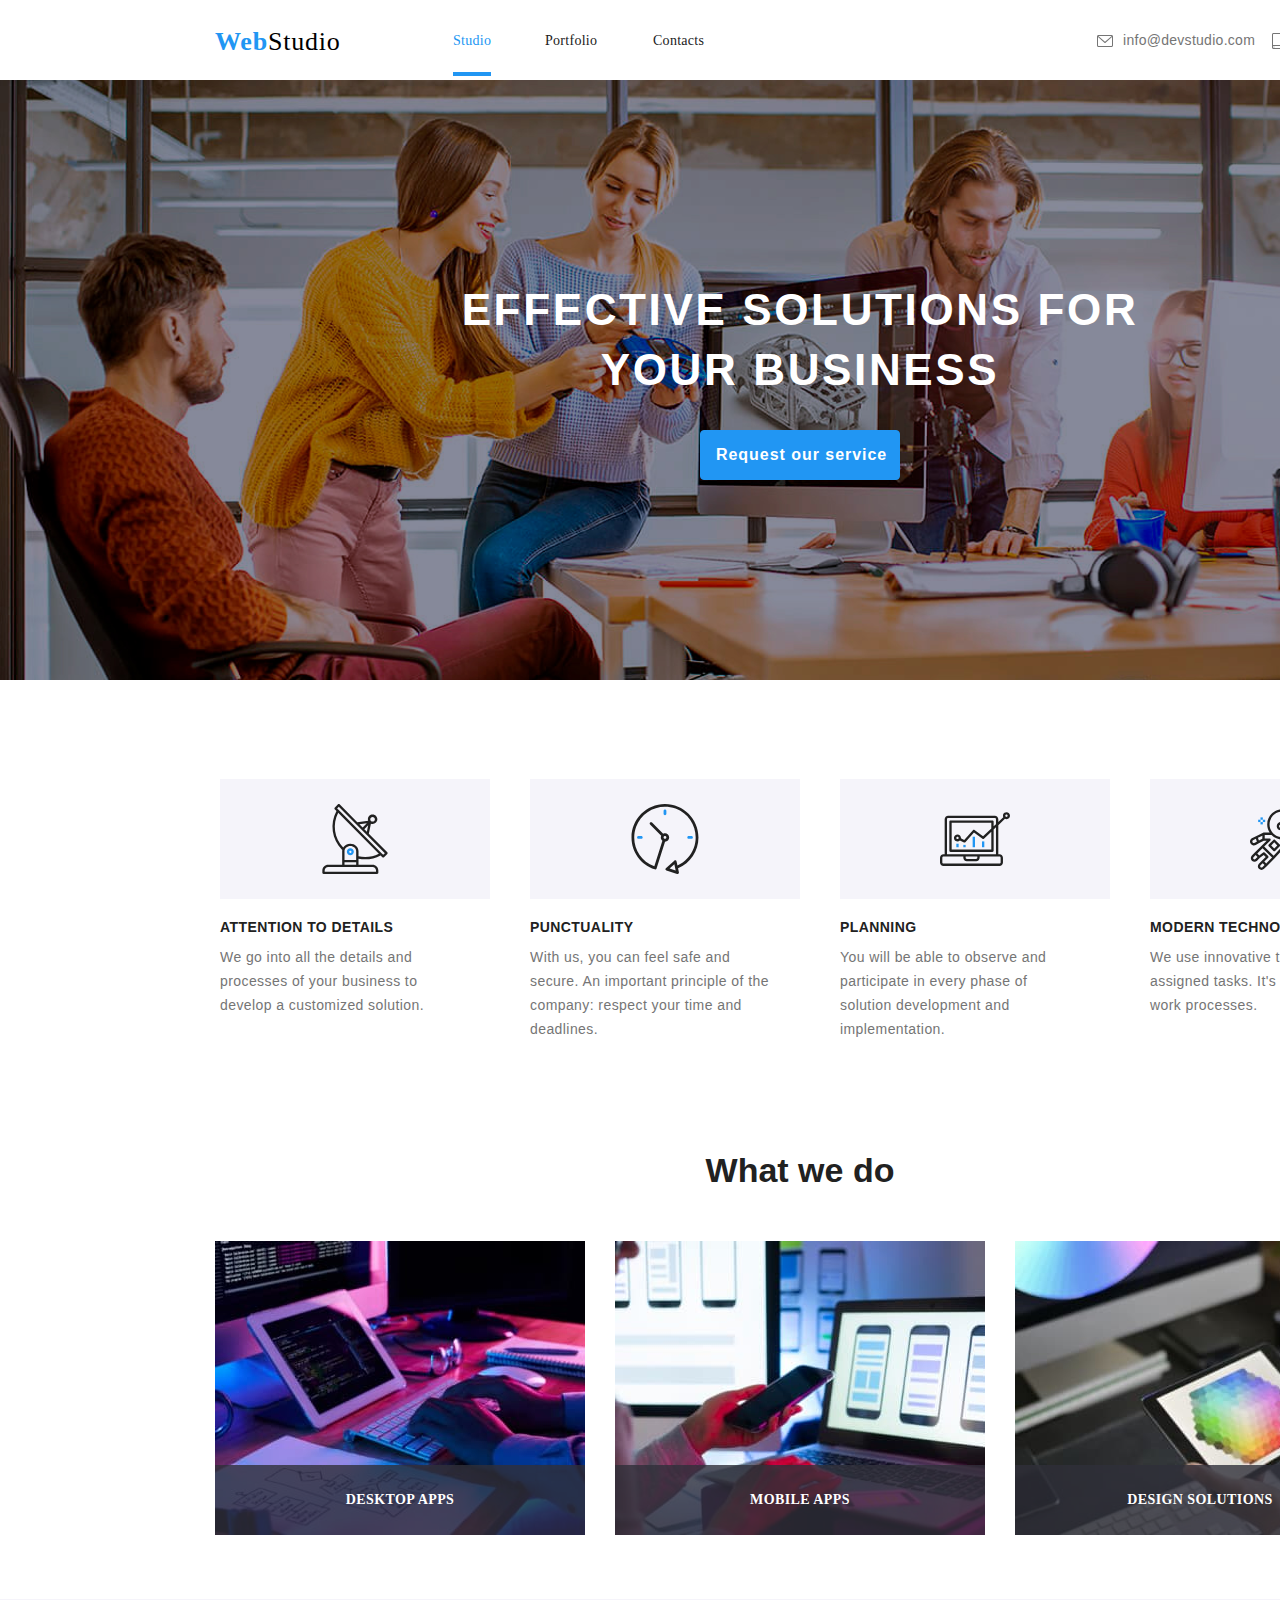
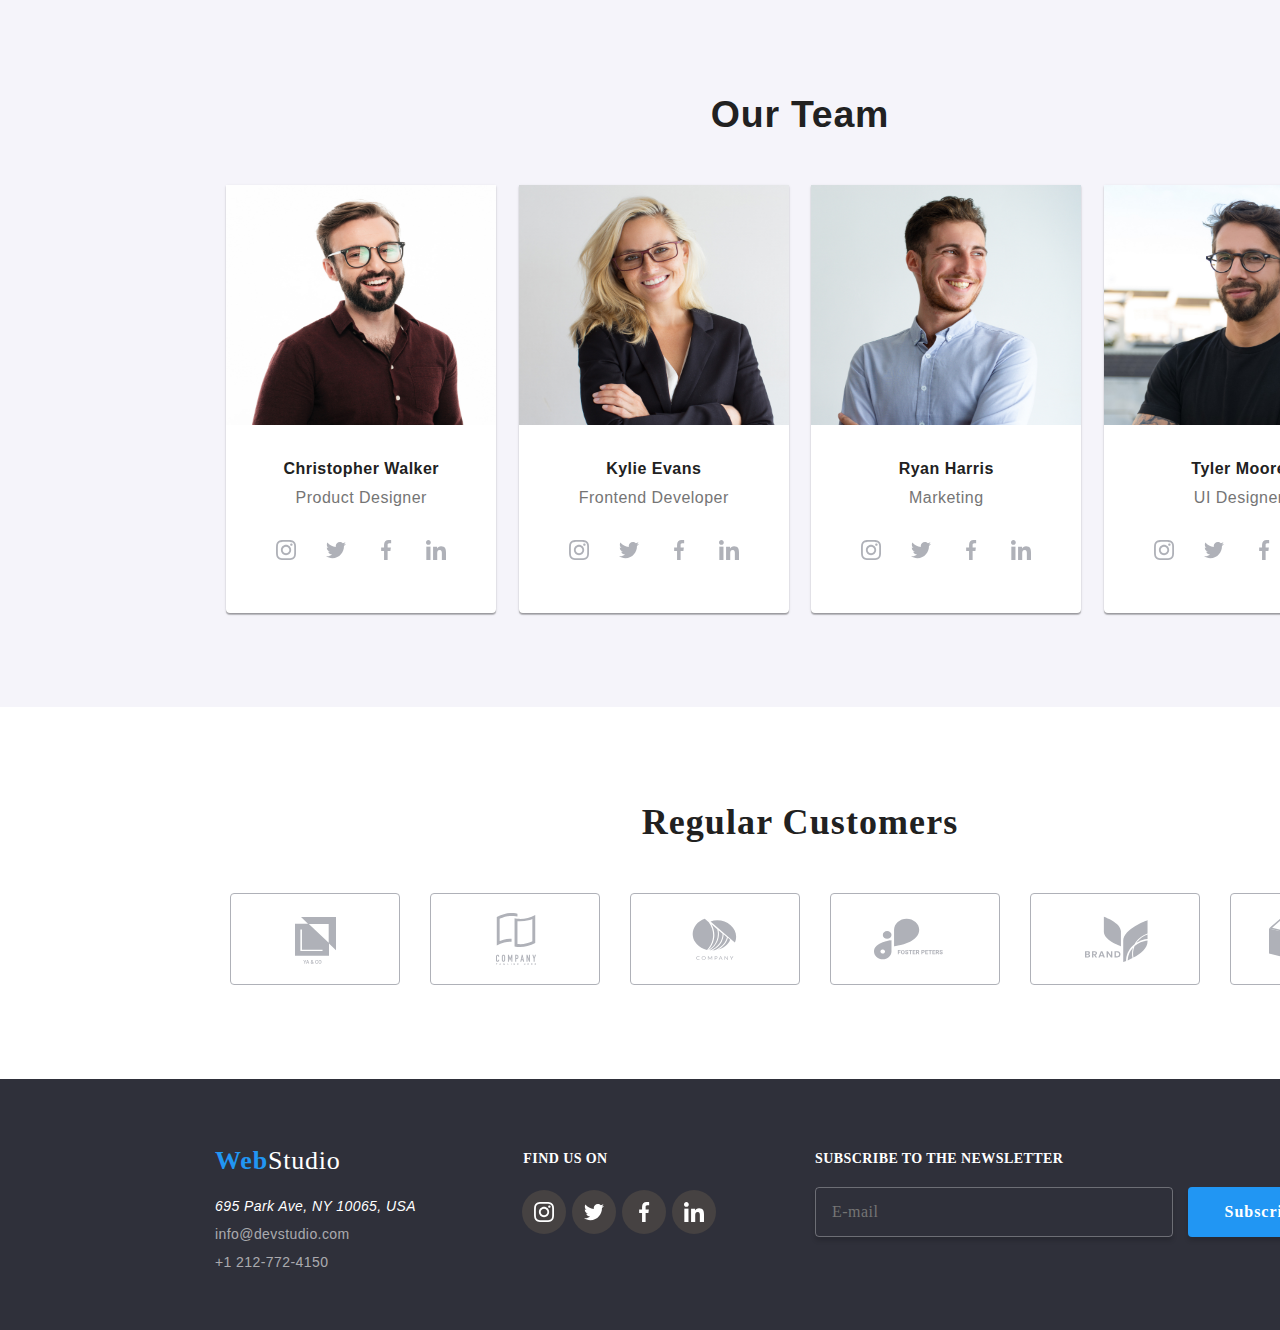
<file: index.html>
<!DOCTYPE html>
<html lang="en">
  <head>
    <meta charset="UTF-8" />
    <meta name="viewport" content="width=device-width, initial-scale=1.0" />
    <link rel="stylesheet" href="style.css" />
    <link rel="preconnect" href="https://fonts.googleapis.com" />
    <link rel="preconnect" href="https://fonts.gstatic.com" crossorigin />
    <link
      href="https://fonts.googleapis.com/css2?family=Montserrat&display=swap"
      rel="stylesheet"
    />

    <title>Studio</title>
  </head>
  <body>
    <!-- NAVBAR -->
    <nav>
      <a href="index.html" class="logo"
        ><span class="web_logo">Web</span>Studio</a
      >
      <ul class="navbar">
        <li id="Studio">
          <a class="navbar_btn" href="index.html"
            ><span class="effect">Studio</span></a
          >
        </li>
        <li id="Portfolio">
          <a class="navbar_btn" href="portfolio.html" target="_blank"
            >Portfolio</a
          >
        </li>
        <li id="Contacts"><a class="navbar_btn" href="#">Contacts</a></li>
      </ul>
    </nav>

    <!-- MAIL&TEL BUTTONS -->
    <div class="mail-tel-btns">
      <ul>
        <li>
          <a id="mail" href="mailto:info@devstudio.com"
            ><span
              ><svg
                xmlns="http://www.w3.org/2000/svg"
                width="16"
                height="12"
                viewBox="0 0 16 12"
                fill="none"
              >
                <path
                  d="M14.5 0H1.50001C0.672854 0 0 0.672853 0 1.50001V10.5C0 11.3271 0.672854 12 1.50001 12H14.5C15.3271 12 16 11.3271 16 10.5V1.50001C16 0.672853 15.3271 0 14.5 0ZM14.5 0.999994C14.5679 0.999994 14.6325 1.01409 14.6916 1.0387L8 6.83838L1.30833 1.0387C1.36742 1.01412 1.43204 0.999994 1.49998 0.999994H14.5ZM14.5 11H1.50001C1.22414 11 0.999996 10.7759 0.999996 10.5V2.09521L7.67236 7.87792C7.76661 7.95944 7.8833 7.99999 8 7.99999C8.1167 7.99999 8.23339 7.95948 8.32764 7.87792L15 2.09521V10.5C15 10.7759 14.7759 11 14.5 11Z"
                /></svg></span
            >info@devstudio.com
          </a>
        </li>
        <li>
          <a id="tel" href="tel:+1 212-772-4150"
            ><svg
              xmlns="http://www.w3.org/2000/svg"
              width="10"
              height="16"
              viewBox="0 0 10 16"
              fill="none"
            >
              <path
                d="M8.5 0H1.5C0.672848 0 0 0.672848 0 1.5V14.5C0 15.3272 0.672848 16 1.5 16H8.5C9.32715 16 10 15.3272 10 14.5V1.5C10 0.672848 9.32715 0 8.5 0ZM1.5 1H8.5C8.77588 1 9 1.22412 9 1.5V12H1V1.5C1 1.22412 1.22412 1 1.5 1ZM8.5 15H1.5C1.22412 15 1 14.7759 1 14.5V13H9V14.5C9 14.7759 8.77588 15 8.5 15Z"
              />
              <path
                d="M2.35355 13.7389C2.54882 13.9212 2.54882 14.2167 2.35355 14.399C2.15828 14.5812 1.84172 14.5812 1.64645 14.399C1.45118 14.2167 1.45118 13.9212 1.64645 13.7389C1.84172 13.5566 2.15828 13.5566 2.35355 13.7389Z"
              /></svg
            >+1 212-772-4150</a
          >
        </li>
      </ul>
    </div>

    <!-- HEAD BACKGROUND + TEXT -->
    <div class="head">
      <h1 class="head_title">EFFECTIVE SOLUTIONS FOR YOUR BUSINESS</h1>
      <button data-modal-open class="request_btn">Request our service</button>
    </div>

    <!-- GROUP 1 -->
    <div class="article">
      <ul class="card-set">
        <li class="item">
          <div class="svg-image">
            <svg
              xmlns="http://www.w3.org/2000/svg"
              width="70"
              height="70"
              viewBox="0 0 70 70"
              fill="none"
            >
              <path
                d="M67.3163 48.3385L48.8468 29.7337L50.8966 19.6373C51.4256 19.8438 51.9879 19.9517 52.5556 19.9558H52.5696C55.1777 19.9866 57.3169 17.8974 57.3479 15.2893C57.3788 12.6812 55.2894 10.542 52.6813 10.5111C50.0732 10.4803 47.934 12.5695 47.9031 15.1776C47.8965 15.7357 47.9888 16.2905 48.176 16.8163L37.326 18.1405L19.6276 0.35C19.4105 0.128479 19.1141 0.00247917 18.804 0C18.4977 0.00160417 18.2044 0.123521 17.9873 0.3395L14.6786 3.6295C14.2232 4.08508 14.2232 4.82358 14.6786 5.27917L16.459 7.08517C9.56162 19.7681 11.8019 35.4741 21.9703 45.7228C22.0636 45.8121 22.1718 45.8843 22.29 45.9363C22.2165 46.3311 22.1781 46.7317 22.1756 47.1333V60.6667H8.17562C4.95562 60.6705 2.34608 63.28 2.34229 66.5V68.8333C2.34229 69.4776 2.86466 70 3.50895 70H57.1756C57.8199 70 58.3423 69.4776 58.3423 68.8333V66.5C58.3385 63.28 55.729 60.6705 52.509 60.6667H38.509V54.6688C40.7021 55.1288 42.9367 55.3633 45.1776 55.3688C50.5548 55.363 55.8464 54.0225 60.5776 51.4675L62.3673 53.2677C62.5844 53.4892 62.8808 53.6152 63.191 53.6177C63.4972 53.6161 63.7905 53.4941 64.0076 53.2782L67.3163 49.9882C67.7717 49.5326 67.7717 48.7941 67.3163 48.3385ZM50.9246 13.6348C51.8383 12.726 53.3157 12.7301 54.2244 13.6437C55.1332 14.5574 55.1291 16.0348 54.2155 16.9435C53.7781 17.3785 53.1864 17.6226 52.5695 17.6225H52.5625C51.2739 17.6158 50.2345 16.5658 50.2412 15.2771C50.2445 14.6602 50.4918 14.0699 50.9291 13.6348H50.9246V13.6348ZM48.1783 21.301L46.8693 27.7445L44.298 25.158L48.1783 21.301ZM46.853 19.3282L42.653 23.5037L39.4038 20.237L46.853 19.3282ZM52.509 63C54.442 63 56.009 64.567 56.009 66.5V67.6667H4.67562V66.5C4.67562 64.567 6.2426 63 8.17562 63H52.509ZM36.1756 58.3333V60.6667H24.509V58.3333H36.1756ZM24.509 56V47.1333C24.509 44.303 27.1258 42 30.3423 42C33.5588 42 36.1756 44.303 36.1756 47.1333V56H24.509ZM38.509 52.29V47.1333C38.509 43.0162 34.8456 39.6667 30.3423 39.6667C27.4306 39.622 24.7079 41.1041 23.165 43.5738C14.2887 34.2249 12.2899 20.2875 18.1805 8.82073L58.872 49.7455C52.5886 52.9419 45.3857 53.8418 38.509 52.29ZM63.2038 50.7943L61.56 49.1412L18.7923 6.11567L17.1415 4.46133L18.7923 2.81633L36.15 20.272C36.1581 20.272 36.1628 20.2872 36.171 20.293L64.8593 49.1493L63.2038 50.7943Z"
                fill="#212121"
              />
              <path
                d="M30.3528 44.3333H30.3423C28.4093 44.3304 26.84 45.895 26.837 47.8281C26.8341 49.7611 28.3988 51.3304 30.3318 51.3333H30.3423C32.2753 51.3362 33.8446 49.7716 33.8475 47.8386C33.8505 45.9055 32.2858 44.3362 30.3528 44.3333ZM31.1695 48.6605C30.9498 48.8789 30.6522 49.0012 30.3423 49C29.698 48.9966 29.1784 48.4716 29.1817 47.8273C29.1834 47.5189 29.307 47.2237 29.5256 47.0062C29.7428 46.7902 30.036 46.6683 30.3423 46.6667C30.9866 46.67 31.5062 47.195 31.5028 47.8393C31.5012 48.1477 31.3776 48.4429 31.159 48.6605H31.1695Z"
                fill="#2196F3"
              />
            </svg>
          </div>

          <h2>ATTENTION TO DETAILS</h2>
          <p>
            We go into all the details and processes of your business to develop
            a customized solution.
          </p>
        </li>
        <li class="item">
          <div class="svg-image">
            <svg
              xmlns="http://www.w3.org/2000/svg"
              width="70"
              height="70"
              viewBox="0 0 70 70"
              fill="none"
            >
              <g clip-path="url(#clip0_81207_196)">
                <path
                  d="M68.4614 33.4715C68.4576 14.9819 53.4656 -0.00373771 34.9754 6.99302e-07C16.4858 0.00373911 1.50017 14.9963 1.50391 33.4859C1.50711 48.0502 10.9252 60.9413 24.7995 65.3713C24.9319 65.413 25.0697 65.4343 25.2081 65.4338C25.4719 65.4333 25.7304 65.3628 25.9573 65.2287C26.2527 65.0541 26.4732 64.7764 26.5768 64.449L35.0315 37.6521C37.3429 37.6404 39.2068 35.7568 39.1945 33.4459C39.1827 31.1345 37.2997 29.2706 34.9883 29.2824C34.3666 29.285 33.753 29.4282 33.1944 29.7011L22.0251 18.5302C21.4707 17.9951 20.5879 18.0106 20.0528 18.5644C19.5305 19.1054 19.5305 19.962 20.0528 20.503L31.2162 31.6792C30.3596 33.4277 30.8493 35.5383 32.3895 36.7303L24.3338 62.2647C8.41354 56.4002 0.261689 38.7405 6.12618 22.8203C11.9907 6.90002 29.6503 -1.25183 45.5706 4.61266C61.4909 10.4771 69.6427 28.1374 63.7782 44.0571C60.913 51.8351 55.0261 58.1252 47.4548 61.4989L46.5842 57.3989C46.4251 56.6454 45.6844 56.1636 44.9308 56.3233C44.6931 56.3741 44.4726 56.4857 44.291 56.6475L35.8978 64.1409C35.322 64.653 35.2708 65.5347 35.7835 66.1105C35.9501 66.2974 36.1637 66.4362 36.403 66.5126L47.1188 69.9327C47.8521 70.1682 48.6377 69.765 48.8732 69.0312C48.948 68.7994 48.9603 68.5527 48.9101 68.3145L48.0545 64.2915C60.4452 59.0678 68.4902 46.918 68.4614 33.4715ZM34.9829 32.0766C35.753 32.0766 36.3779 32.7014 36.3779 33.4715C36.3779 34.2422 35.753 34.8665 34.9829 34.8665C34.2123 34.8665 33.588 34.2422 33.588 33.4715C33.588 32.7014 34.2123 32.0766 34.9829 32.0766ZM39.5774 64.5916L44.3551 60.3298L45.6737 66.543L39.5774 64.5916Z"
                  fill="#212121"
                />
                <path
                  d="M33.5879 6.96729V9.7572C33.5879 10.5278 34.2122 11.1522 34.9828 11.1522C35.753 11.1522 36.3778 10.5278 36.3778 9.7572V6.96729C36.3778 6.19717 35.753 5.57233 34.9828 5.57233C34.2122 5.57233 33.5879 6.19717 33.5879 6.96729Z"
                  fill="#2196F3"
                />
                <path
                  d="M8.4787 32.0765C7.70805 32.0765 7.08374 32.7014 7.08374 33.4715C7.08374 34.2421 7.70805 34.8665 8.4787 34.8665H11.2686C12.0393 34.8665 12.6636 34.2421 12.6636 33.4715C12.6636 32.7014 12.0393 32.0765 11.2686 32.0765H8.4787Z"
                  fill="#2196F3"
                />
                <path
                  d="M61.4865 34.8665C62.2572 34.8665 62.8815 34.2421 62.8815 33.4715C62.8815 32.7014 62.2572 32.0765 61.4865 32.0765H58.6966C57.9265 32.0765 57.3016 32.7014 57.3016 33.4715C57.3016 34.2421 57.9265 34.8665 58.6966 34.8665H61.4865Z"
                  fill="#2196F3"
                />
              </g>
              <defs>
                <clipPath id="clip0_81207_196">
                  <rect width="70" height="70" fill="white" />
                </clipPath>
              </defs>
            </svg>
          </div>

          <h2>PUNCTUALITY</h2>
          <p>
            With us, you can feel safe and secure. An important principle of the
            company: respect your time and deadlines.
          </p>
        </li>
        <li class="item">
          <div class="svg-image">
            <svg
              xmlns="http://www.w3.org/2000/svg"
              width="70"
              height="70"
              viewBox="0 0 70 70"
              fill="none"
            >
              <g clip-path="url(#clip0_81207_206)">
                <path
                  d="M32.6496 32.7351H34.9817V43.2296H32.6496V32.7351Z"
                  fill="#2196F3"
                />
                <path
                  d="M41.978 37.3993H44.3101V43.2296H41.978V37.3993Z"
                  fill="#2196F3"
                />
                <path
                  d="M23.3211 40.8975H25.6532V43.2296H23.3211V40.8975Z"
                  fill="#2196F3"
                />
                <path
                  d="M16.3248 39.7314H18.6569V43.2295H16.3248V39.7314Z"
                  fill="#2196F3"
                />
                <path
                  d="M3.49817 61.8865H59.4689C61.4007 61.8865 62.967 60.3202 62.967 58.3883V53.7241C62.967 51.7923 61.4007 50.2259 59.4689 50.2259H58.3028V21.1469L64.9262 14.8725C66.4635 15.6303 68.3242 15.1702 69.3302 13.7816C70.3369 12.3935 70.1957 10.4821 68.9966 9.25684C67.7975 8.03157 65.8901 7.8488 64.4798 8.82412C63.0701 9.80001 62.569 11.6499 63.2933 13.2037L58.3028 17.9345V15.2443C58.3028 13.3124 56.7365 11.7461 54.8046 11.7461H8.16239C6.23054 11.7461 4.66422 13.3124 4.66422 15.2443V50.2259H3.49817C1.56632 50.2259 0 51.7923 0 53.7241V58.3883C0 60.3202 1.56632 61.8865 3.49817 61.8865ZM66.4652 10.58C67.1091 10.58 67.6312 11.1021 67.6312 11.7461C67.6312 12.39 67.1091 12.9121 66.4652 12.9121C65.8212 12.9121 65.2991 12.39 65.2991 11.7461C65.2991 11.1021 65.8212 10.58 66.4652 10.58ZM6.99634 15.2443C6.99634 14.6003 7.51844 14.0782 8.16239 14.0782H54.8046C55.4486 14.0782 55.9707 14.6003 55.9707 15.2443V20.1414L53.6386 22.3573V17.5764C53.6386 16.9324 53.1165 16.4103 52.4725 16.4103H10.4945C9.85055 16.4103 9.32845 16.9324 9.32845 17.5764V46.7278C9.32845 47.3717 9.85055 47.8938 10.4945 47.8938H52.4725C53.1165 47.8938 53.6386 47.3717 53.6386 46.7278V25.5651L55.9707 23.3554V50.2259H6.99634V15.2443ZM17.4908 30.403C15.9131 30.3984 14.5279 31.4495 14.1083 32.9703C13.6886 34.491 14.3383 36.104 15.6951 36.9091C17.0513 37.7142 18.7793 37.5121 19.9129 36.4149L23.9662 38.4487C24.4371 38.6844 25.0081 38.5739 25.3583 38.1805L33.9745 28.4871L42.4443 34.8338C42.8987 35.1743 43.5329 35.1378 43.9452 34.7478L51.3065 27.7748V45.5617H11.6606V18.7424H51.3065V24.5619L43.0564 32.3747L34.5154 25.9716C34.0303 25.6084 33.3476 25.6767 32.9445 26.1294L24.2099 35.9571L20.9446 34.3242C20.9685 34.1841 20.9833 34.0429 20.989 33.9012C20.989 31.9693 19.4227 30.403 17.4908 30.403ZM18.6569 33.9012C18.6569 34.5451 18.1348 35.0672 17.4908 35.0672C16.8469 35.0672 16.3248 34.5451 16.3248 33.9012C16.3248 33.2572 16.8469 32.7351 17.4908 32.7351C18.1348 32.7351 18.6569 33.2572 18.6569 33.9012ZM25.6532 52.5581H37.3138V53.7241C37.3138 54.3681 36.7917 54.8902 36.1477 54.8902H26.8193C26.1753 54.8902 25.6532 54.3681 25.6532 53.7241V52.5581ZM2.33211 53.7241C2.33211 53.0802 2.85422 52.5581 3.49817 52.5581H23.3211V53.7241C23.3211 55.656 24.8874 57.2223 26.8193 57.2223H36.1477C38.0796 57.2223 39.6459 55.656 39.6459 53.7241V52.5581H59.4689C60.1128 52.5581 60.6349 53.0802 60.6349 53.7241V58.3883C60.6349 59.0323 60.1128 59.5544 59.4689 59.5544H3.49817C2.85422 59.5544 2.33211 59.0323 2.33211 58.3883V53.7241Z"
                  fill="#212121"
                />
              </g>
              <defs>
                <clipPath id="clip0_81207_206">
                  <rect width="70" height="70" fill="white" />
                </clipPath>
              </defs>
            </svg>
          </div>

          <h2>PLANNING</h2>
          <p>
            You will be able to observe and participate in every phase of
            solution development and implementation.
          </p>
        </li>
        <li class="item">
          <div class="svg-image">
            <svg
              xmlns="http://www.w3.org/2000/svg"
              width="70"
              height="70"
              viewBox="0 0 70 70"
              fill="none"
            >
              <path
                d="M69.9433 9.89637C69.8056 9.47513 69.4416 9.16724 69.0018 9.10298L64.8228 8.49512L62.9526 4.70809C62.5606 3.91005 61.2527 3.91005 60.8608 4.70809L58.9906 8.49512L54.8114 9.10312C54.3716 9.16724 54.0076 9.47418 53.8687 9.89651C53.7323 10.3188 53.8453 10.7831 54.1639 11.0924L57.1891 14.0407L56.4752 18.2034C56.4005 18.6409 56.5802 19.0831 56.9384 19.3445C57.3012 19.6082 57.7748 19.6407 58.168 19.4331L61.9061 17.4672L65.6442 19.4331C65.8146 19.5229 66.0024 19.5672 66.1879 19.5672C66.4294 19.5672 66.671 19.4925 66.874 19.3443C67.2333 19.0831 67.413 18.6408 67.3372 18.2033L66.6233 14.0405L69.6485 11.0923C69.9654 10.7819 70.0798 10.3187 69.9433 9.89637ZM64.5556 12.7991C64.2815 13.0662 64.1555 13.4536 64.2208 13.8316L64.6385 16.2688L62.4499 15.1184C62.2795 15.0286 62.0929 14.9843 61.9061 14.9843C61.7195 14.9843 61.534 15.0286 61.3624 15.1184L59.1736 16.2688L59.5913 13.8316C59.6567 13.4536 59.5306 13.0675 59.2565 12.7991L57.4843 11.0724L59.932 10.7166C60.3124 10.6617 60.6402 10.4226 60.8106 10.0783L61.9049 7.86169L62.9992 10.0783C63.1696 10.4225 63.4974 10.6617 63.8778 10.7166L66.3255 11.0724L64.5556 12.7991Z"
                fill="#2196F3"
              />
              <path
                d="M57.167 44.8923H54.8336V47.2257H57.167V44.8923Z"
                fill="#2196F3"
              />
              <path
                d="M57.167 49.5591H54.8336V51.8925H57.167V49.5591Z"
                fill="#2196F3"
              />
              <path
                d="M59.5004 47.2257H57.167V49.5591H59.5004V47.2257Z"
                fill="#2196F3"
              />
              <path
                d="M54.8337 47.2257H52.5003V49.5591H54.8337V47.2257Z"
                fill="#2196F3"
              />
              <path
                d="M49.0002 57.7259H46.6668V60.0593H49.0002V57.7259Z"
                fill="#2196F3"
              />
              <path
                d="M49.0002 62.3926H46.6668V64.726H49.0002V62.3926Z"
                fill="#2196F3"
              />
              <path
                d="M51.3337 60.0593H49.0002V62.3927H51.3337V60.0593Z"
                fill="#2196F3"
              />
              <path
                d="M46.6668 60.0593H44.3334V62.3927H46.6668V60.0593Z"
                fill="#2196F3"
              />
              <path
                d="M35 53.0592H32.6666V55.3926H35V53.0592Z"
                fill="#2196F3"
              />
              <path
                d="M35 57.7259H32.6666V60.0593H35V57.7259Z"
                fill="#2196F3"
              />
              <path
                d="M37.3334 55.3925H35V57.7259H37.3334V55.3925Z"
                fill="#2196F3"
              />
              <path
                d="M32.6666 55.3925H30.3332V57.7259H32.6666V55.3925Z"
                fill="#2196F3"
              />
              <path
                d="M12.833 13.3918H10.4996V15.7252H12.833V13.3918Z"
                fill="#2196F3"
              />
              <path
                d="M12.833 18.0587H10.4996V20.3921H12.833V18.0587Z"
                fill="#2196F3"
              />
              <path
                d="M15.1663 15.7252H12.8329V18.0586H15.1663V15.7252Z"
                fill="#2196F3"
              />
              <path
                d="M10.4996 15.7252H8.1662V18.0586H10.4996V15.7252Z"
                fill="#2196F3"
              />
              <path
                d="M54.0635 30.9738C53.4347 30.1256 52.5119 29.5797 51.4642 29.4326C50.4118 29.2833 49.3734 29.5597 48.5334 30.2026L45.7952 32.3014L45.794 32.3026L41.6428 35.4025L38.6724 34.2194C43.9691 31.8429 47.6711 26.545 47.6711 20.3942C47.6711 12.0314 40.8401 5.22736 32.4436 5.22736C24.047 5.22736 17.2161 12.0314 17.2161 20.3942C17.2161 23.4253 18.1226 26.2439 19.6662 28.6158L13.6204 28.5633C13.6168 28.5633 13.6134 28.5633 13.6099 28.5633C13.5911 28.5633 13.5761 28.5726 13.5586 28.5738C13.4431 28.5785 13.3298 28.6018 13.2191 28.6415C13.1911 28.652 13.162 28.6579 13.1352 28.6706C13.1212 28.6765 13.1071 28.6776 13.0932 28.6846L6.02075 32.1764C6.01952 32.1764 6.01843 32.1764 6.01843 32.1775L1.8766 34.1692C1.83107 34.1891 1.78445 34.2159 1.73892 34.2462C0.0880191 35.3452 -0.474314 37.5036 0.429958 39.2676C0.911763 40.2056 1.73195 40.8963 2.73999 41.2124C3.12856 41.3337 3.52518 41.3933 3.91949 41.3933C4.55305 41.3933 5.18074 41.2381 5.75578 40.9313L8.79154 39.3167L13.7441 36.7593L16.7122 36.7418L4.80844 48.5884C4.80735 48.5896 4.80612 48.5896 4.80489 48.5907L1.87647 51.5074C1.18466 52.1958 0.8043 53.1092 0.8043 54.0835C0.8043 55.0565 1.18466 55.9723 1.87647 56.6619C2.587 57.3689 3.52149 57.7235 4.45598 57.7235C5.3917 57.7235 6.32495 57.3689 7.03782 56.6619L9.91251 53.7988L13.7206 50.9556L15.6912 52.9179L11.8375 56.7551C11.8364 56.7564 11.8352 56.7564 11.834 56.7574L8.90556 59.6741C8.21375 60.3625 7.8334 61.2759 7.8334 62.2502C7.8334 63.2233 8.21375 64.139 8.90556 64.8286C9.6161 65.5356 10.5518 65.8903 11.4863 65.8903C12.4208 65.8903 13.3565 65.5356 14.0681 64.8286L16.9977 61.912L21.6842 57.2453C21.6854 57.244 21.6854 57.2429 21.6865 57.2417L23.8951 55.0542L23.8869 55.046C23.9008 55.032 23.9207 55.0272 23.9347 55.0122L35.2353 42.6349L42.8281 43.7152C42.8829 43.7234 42.9377 43.7269 42.9925 43.7269C43.1338 43.7269 43.2702 43.6931 43.402 43.6429C43.4406 43.629 43.4743 43.6102 43.5106 43.5916C43.5526 43.5706 43.5968 43.559 43.6366 43.5322L50.6659 38.8655C50.6916 38.848 50.7055 38.8199 50.73 38.8013C50.758 38.7792 50.793 38.7699 50.8186 38.7453L53.5999 36.1401C55.0471 34.7841 55.2466 32.5628 54.0635 30.9738ZM4.66024 38.8722C4.28111 39.0752 3.85058 39.1159 3.43878 38.9854C3.03039 38.8582 2.69912 38.5793 2.50538 38.2025C2.15305 37.5165 2.35718 36.6811 2.97433 36.2296L5.84793 34.8471L6.53974 36.8689L6.83027 37.7182L4.66024 38.8722ZM12.3102 34.874L8.92333 36.6241L8.36456 34.9907L7.96328 33.8169L12.3967 31.6282L12.3102 34.874ZM45.3402 20.3919C45.3402 22.4009 44.8607 24.2957 44.03 25.9907L34.8832 21.8362C34.7875 20.5821 34.1366 19.4842 33.1589 18.8005L36.3614 8.16849C41.5626 9.82295 45.3402 14.6752 45.3402 20.3919ZM19.5519 20.3919C19.5519 13.3159 25.3363 7.55831 32.446 7.55831C32.9991 7.55831 33.5403 7.60493 34.0759 7.67261L30.9433 18.0713C30.9014 18.0701 30.8617 18.0585 30.8185 18.0585C28.5597 18.0585 26.7222 19.8901 26.7222 22.1419C26.7222 24.3936 28.5597 26.2254 30.8185 26.2254C32.3375 26.2254 33.65 25.3866 34.3582 24.1591L42.8073 27.9975C40.4564 31.1615 36.6938 33.2255 32.4459 33.2255C25.3363 33.2255 19.5519 27.4679 19.5519 20.3919ZM32.5814 22.1419C32.5814 23.1068 31.7903 23.8919 30.8185 23.8919C29.8467 23.8919 29.0556 23.1068 29.0556 22.1419C29.0556 21.1771 29.8467 20.3919 30.8185 20.3919C31.7903 20.3919 32.5814 21.1771 32.5814 22.1419ZM5.39183 55.0074C4.87503 55.5196 4.03843 55.5185 3.52286 55.0087C3.2743 54.7601 3.13785 54.4324 3.13785 54.0835C3.13785 53.7358 3.2743 53.4079 3.52286 53.1618L5.6274 51.0652L7.48941 52.9191L5.39183 55.0074ZM12.4222 63.1743C11.9054 63.6865 11.0677 63.6877 10.552 63.1755C10.3034 62.927 10.1669 62.5993 10.1669 62.2503C10.1669 61.9027 10.3034 61.5748 10.552 61.3287L12.6579 59.231L13.5388 60.1072L14.5211 61.0849L12.4222 63.1743ZM20.0383 55.5862C20.0371 55.5873 20.036 55.5873 20.0348 55.5885L16.1742 59.4385L15.2933 58.5623L14.311 57.5846L18.168 53.7451C18.168 53.7451 18.168 53.7451 18.168 53.744C18.1692 53.7428 18.1703 53.7428 18.1715 53.7417C18.259 53.6542 18.3139 53.5492 18.3676 53.4454C18.3828 53.415 18.4119 53.3893 18.4248 53.3579C18.461 53.2681 18.4667 53.1713 18.4808 53.0767C18.4878 53.0229 18.5112 52.9729 18.5112 52.9179C18.5112 52.8397 18.4831 52.764 18.4669 52.6869C18.4529 52.6169 18.4529 52.5456 18.426 52.4781C18.3817 52.3684 18.3058 52.2716 18.2265 52.177C18.2044 52.1513 18.1962 52.1186 18.1717 52.0942C18.1717 52.0942 18.1717 52.0942 18.1705 52.0942C18.1692 52.0931 18.1692 52.0906 18.1681 52.0895L14.6529 48.5895C14.6156 48.5521 14.5677 48.537 14.5257 48.5055C14.4639 48.4577 14.4045 48.4134 14.3356 48.3795C14.2691 48.3468 14.2014 48.327 14.1314 48.3082C14.0568 48.2872 13.9845 48.2709 13.9063 48.265C13.835 48.2604 13.7686 48.2674 13.6975 48.2756C13.6193 48.2849 13.5459 48.2954 13.47 48.3199C13.3964 48.3432 13.3312 48.3793 13.2635 48.4179C13.2203 48.4424 13.1714 48.4506 13.1305 48.4809L9.25133 51.3767L7.28077 49.4143L12.5285 44.1946L22.0674 53.576L20.0383 55.5862ZM34.9544 40.2372C34.9207 40.2325 34.8891 40.2454 34.8553 40.2431C34.7701 40.2384 34.6885 40.2443 34.6033 40.2582C34.5369 40.2699 34.4739 40.2827 34.4108 40.3049C34.3362 40.3306 34.2685 40.3656 34.1996 40.4075C34.1343 40.4472 34.0748 40.4892 34.0176 40.5417C33.9896 40.5661 33.9558 40.5779 33.9301 40.6058L23.6527 51.862L14.185 42.5506L20.3825 36.3859C20.8387 35.9309 20.841 35.1923 20.386 34.735C20.1562 34.5052 19.854 34.392 19.5519 34.3932V34.3921L14.6984 34.4212L14.7591 30.9049L21.5492 30.9633C24.3166 33.7937 28.176 35.5589 32.446 35.5589C33.4027 35.5589 34.3361 35.4598 35.2448 35.2905C35.3323 35.3605 35.4186 35.4317 35.5284 35.476L40.7995 37.5761L41.1331 39.235L41.5228 41.1717L34.9544 40.2372ZM43.7944 40.6268L43.1096 37.2189L46.2736 34.8564L47.102 35.9554L48.3445 37.605L43.7944 40.6268ZM52.0055 34.4341L50.1726 36.1514L48.1356 33.4471L49.9544 32.0529C50.2939 31.7917 50.7221 31.6854 51.1421 31.7403C51.5644 31.7997 51.9378 32.0203 52.1921 32.3621C52.6658 33.0003 52.5853 33.8905 52.0055 34.4341Z"
                fill="#212121"
              />
              <path
                d="M29.7545 40.5651L25.0668 35.8984C24.613 35.4446 23.8755 35.4446 23.4205 35.8984L18.734 40.5651C18.5147 40.7856 18.391 41.0819 18.391 41.3922C18.391 41.7026 18.5135 42.0001 18.734 42.2194L23.4205 46.8861C23.648 47.1124 23.9468 47.2256 24.2443 47.2256C24.5418 47.2256 24.8404 47.1124 25.0668 46.8861L29.7545 42.2194C29.9738 42.0001 30.0987 41.7026 30.0987 41.3922C30.0987 41.0819 29.9749 40.7844 29.7545 40.5651ZM24.2443 44.4128L21.2109 41.3922L24.2443 38.3717L27.2788 41.3922L24.2443 44.4128Z"
                fill="#212121"
              />
              <path
                d="M37.5468 11.0923L36.9833 13.358C37.1385 13.3966 40.7844 14.3462 40.7844 18.0586H43.1178C43.1177 13.6461 39.4742 11.5718 37.5468 11.0923Z"
                fill="#212121"
              />
              <path
                d="M43.1178 20.3919H40.7844V22.7253H43.1178V20.3919Z"
                fill="#212121"
              />
            </svg>
          </div>

          <h2>MODERN TECHNOLOGIES</h2>
          <p>
            We use innovative tools to solve assigned tasks. It's time to
            simplify work processes.
          </p>
        </li>
      </ul>
    </div>

    <div class="what_we_do">
      <h2 id="group1_title">What we do</h2>
      <ul class="img-set">
        <li>
          <img
            src="./images/img (1).jpg"
            alt="Poza"
            width="370px"
            height="294px"
          />
          <div class="label">
            <h2>Desktop Apps</h2>
          </div>
        </li>
        <li>
          <img
            src="./images/img2 (1).jpg"
            alt="Poza"
            width="370px"
            height="294px"
          />
          <div class="label">
            <h2>Mobile Apps</h2>
          </div>
        </li>
        <li>
          <img
            src="./images/img3 (1).jpg"
            alt="Poza"
            width="370px"
            height="294px"
          />
          <div class="label">
            <h2>Design Solutions</h2>
          </div>
        </li>
      </ul>
    </div>
    <!-- OUR TEAM -->
    <section>
      <h2>Our Team</h2>
      <ul class="team">
        <li class="card">
          <img
            src="./images/chris.jpg"
            alt="chris"
            width="270px"
            height="260px"
          />
          <h5>Christopher Walker</h5>
          <p class="funtcion">Product Designer</p>
          <div class="social-media-logo">
            <a href="https://instagram.com" class="icon" aria-label="Instagram">
              <svg>
                <use href="./icons/symbol-defs.svg#icon-instagram"></use>
              </svg>
            </a>
            <a href="https://twitter.com" class="icon" aria-label="Twitter">
              <svg>
                <use href="./icons/symbol-defs.svg#icon-twitter"></use>
              </svg>
            </a>
            <a href="https://facebook.com" class="icon" aria-label="FaceBook">
              <svg>
                <use href="./icons/symbol-defs.svg#icon-facebook"></use>
              </svg>
            </a>
            <a href="https://linkedin.com" class="icon" aria-label="LinkedIn">
              <svg>
                <use href="./icons/symbol-defs.svg#icon-linkedin"></use>
              </svg>
            </a>
          </div>
        </li>
        <li class="card">
          <img
            src="./images/kylie.jpg"
            alt="kylie"
            width="270px"
            height="260px"
          />
          <h5>Kylie Evans</h5>
          <p class="funtcion">Frontend Developer</p>
          <div class="social-media-logo">
            <a href="https://instagram.com" class="icon" aria-label="Instagram">
              <svg>
                <use href="./icons/symbol-defs.svg#icon-instagram"></use>
              </svg>
            </a>
            <a href="https://twitter.com" class="icon" aria-label="Twitter">
              <svg>
                <use href="./icons/symbol-defs.svg#icon-twitter"></use>
              </svg>
            </a>
            <a href="https://facebook.com" class="icon" aria-label="FaceBook">
              <svg>
                <use href="./icons/symbol-defs.svg#icon-facebook"></use>
              </svg>
            </a>
            <a href="https://linkedin.com" class="icon" aria-label="LinkedIn">
              <svg>
                <use href="./icons/symbol-defs.svg#icon-linkedin"></use>
              </svg>
            </a>
          </div>
        </li>
        <li class="card">
          <img
            src="./images/ryan.jpg"
            alt="ryan"
            width="270px"
            height="260px"
          />
          <h5>Ryan Harris</h5>
          <p class="funtcion">Marketing</p>
          <div class="social-media-logo">
            <a href="https://instagram.com" class="icon" aria-label="Instagram">
              <svg>
                <use href="./icons/symbol-defs.svg#icon-instagram"></use>
              </svg>
            </a>
            <a href="https://twitter.com" class="icon" aria-label="Twitter">
              <svg>
                <use href="./icons/symbol-defs.svg#icon-twitter"></use>
              </svg>
            </a>
            <a href="https://facebook.com" class="icon" aria-label="FaceBook">
              <svg>
                <use href="./icons/symbol-defs.svg#icon-facebook"></use>
              </svg>
            </a>
            <a href="https://linkedin.com" class="icon" aria-label="LinkedIn">
              <svg>
                <use href="./icons/symbol-defs.svg#icon-linkedin"></use>
              </svg>
            </a>
          </div>
        </li>
        <li class="card">
          <img
            src="./images/tyler.jpg"
            alt="tyler"
            width="270px"
            height="260px"
          />
          <h5>Tyler Moore</h5>
          <p class="funtcion">UI Designer</p>
          <div class="social-media-logo">
            <a href="https://instagram.com" class="icon" aria-label="Instagram">
              <svg>
                <use href="./icons/symbol-defs.svg#icon-instagram"></use>
              </svg>
            </a>
            <a href="https://twitter.com" class="icon" aria-label="Twitter">
              <svg>
                <use href="./icons/symbol-defs.svg#icon-twitter"></use>
              </svg>
            </a>
            <a href="https://facebook.com" class="icon" aria-label="FaceBook">
              <svg>
                <use href="./icons/symbol-defs.svg#icon-facebook"></use>
              </svg>
            </a>
            <a href="https://linkedin.com" class="icon" aria-label="LinkedIn">
              <svg>
                <use href="./icons/symbol-defs.svg#icon-linkedin"></use>
              </svg>
            </a>
          </div>
        </li>
      </ul>
    </section>

    <!-- REGULAR CUSTOMERS -->

    <div class="regular-customer">
      <h2 class="regular-title">Regular Customers</h2>
      <div class="regular-customers-logo">
        <ul class="regular-grid">
          <li class="regular-customers-svg">
            <svg
              class="regular-customer-image"
              xmlns="http://www.w3.org/2000/svg"
              width="106"
              height="60"
              viewBox="0 0 106 60"
              fill="none"
            >
              <path
                fill-rule="evenodd"
                clip-rule="evenodd"
                d="M38 7L45.0078 13.6341L32 13.6265V45.8137H66V33.507L73 40.1338V7H38ZM65.6924 32.7283L45.8226 13.918H65.6924V32.7283ZM59.5231 41.1055H37.3801V19.4579H38.9453V39.6397H59.5231V41.1055ZM42.6089 50.0991L41.791 51.7837L40.9731 50.0991H40.2871L41.481 52.3452V53.6538H42.1011V52.3452L43.2925 50.0991H42.6089ZM43.6367 53.6538L43.9248 52.8262H45.3018L45.5923 53.6538H46.2368L44.8916 50.0991H44.3374L42.9946 53.6538H43.6367ZM44.6133 50.8535L45.1284 52.3281H44.0981L44.6133 50.8535ZM47.8701 52.2427C47.7806 52.3794 47.7358 52.5299 47.7358 52.6943C47.7358 52.9938 47.8408 53.2371 48.0508 53.4243C48.2624 53.6099 48.5439 53.7026 48.8955 53.7026C49.2471 53.7026 49.5498 53.6074 49.8037 53.417L50.0039 53.6538H50.6924L50.1699 53.0361C50.375 52.7562 50.4775 52.3973 50.4775 51.9595H49.9624C49.9624 52.1987 49.9128 52.416 49.8135 52.6113L49.1274 51.8008L49.3691 51.625C49.54 51.5013 49.6629 51.3776 49.7378 51.2539C49.8127 51.1286 49.8501 50.9919 49.8501 50.8438C49.8501 50.6191 49.7671 50.4312 49.6011 50.2798C49.4367 50.1268 49.2251 50.0503 48.9663 50.0503C48.6798 50.0503 48.452 50.1317 48.2827 50.2944C48.1134 50.4556 48.0288 50.6753 48.0288 50.9536C48.0288 51.0675 48.0557 51.1855 48.1094 51.3076C48.1647 51.4297 48.2616 51.5778 48.3999 51.752C48.1362 51.9408 47.9596 52.1043 47.8701 52.2427ZM49.4741 53.0288C49.3 53.1623 49.1128 53.229 48.9126 53.229C48.7352 53.229 48.5936 53.1777 48.4878 53.0752C48.382 52.9727 48.3291 52.8392 48.3291 52.6748C48.3291 52.4844 48.4268 52.3151 48.6221 52.167L48.6978 52.1133L49.4741 53.0288ZM48.8369 51.4541C48.6693 51.2474 48.5854 51.0757 48.5854 50.939C48.5854 50.8201 48.6196 50.7217 48.688 50.6436C48.7563 50.5654 48.8483 50.5264 48.9639 50.5264C49.0713 50.5264 49.16 50.5597 49.23 50.6265C49.3 50.6916 49.335 50.7705 49.335 50.8633C49.335 51.0033 49.2845 51.118 49.1836 51.2075L49.1079 51.2686L48.8369 51.4541ZM54.623 53.3853C54.8672 53.172 55.0072 52.8758 55.043 52.4966H54.4277C54.3952 52.7505 54.3179 52.932 54.1958 53.041C54.0737 53.1501 53.8914 53.2046 53.6489 53.2046C53.3836 53.2046 53.1818 53.1037 53.0435 52.9019C52.9067 52.7 52.8384 52.4071 52.8384 52.0229V51.708C52.8416 51.3288 52.9149 51.0415 53.0581 50.8462C53.203 50.6493 53.4097 50.5508 53.6782 50.5508C53.9093 50.5508 54.0843 50.6077 54.2031 50.7217C54.3236 50.834 54.3984 51.0179 54.4277 51.2734H55.043C55.0039 50.8844 54.8647 50.5833 54.6255 50.3701C54.3862 50.1569 54.0705 50.0503 53.6782 50.0503C53.3869 50.0503 53.1297 50.1195 52.9067 50.2578C52.6854 50.3962 52.5153 50.5931 52.3965 50.8486C52.2777 51.1042 52.2183 51.3996 52.2183 51.7349V52.0669C52.2231 52.394 52.2842 52.6813 52.4014 52.9287C52.5186 53.1761 52.6846 53.3674 52.8994 53.5024C53.1159 53.6359 53.3657 53.7026 53.6489 53.7026C54.0542 53.7026 54.3789 53.5968 54.623 53.3853ZM58.2534 52.8872C58.3739 52.6235 58.4341 52.3175 58.4341 51.9692V51.7715C58.4325 51.4248 58.3706 51.1213 58.2485 50.8608C58.1265 50.5988 57.9531 50.3986 57.7285 50.2603C57.5055 50.1203 57.2492 50.0503 56.9595 50.0503C56.6698 50.0503 56.4126 50.1211 56.188 50.2627C55.965 50.4027 55.7917 50.6053 55.668 50.8706C55.5459 51.1359 55.4849 51.4419 55.4849 51.7886V51.9888C55.4865 52.3289 55.5483 52.6292 55.6704 52.8896C55.7941 53.1501 55.9683 53.3511 56.1929 53.4927C56.4191 53.6326 56.6763 53.7026 56.9644 53.7026C57.2557 53.7026 57.5129 53.6326 57.7358 53.4927C57.9604 53.3511 58.133 53.1493 58.2534 52.8872ZM57.5918 50.8779C57.7415 51.0879 57.8164 51.3898 57.8164 51.7837V51.9692C57.8164 52.3696 57.7423 52.674 57.5942 52.8823C57.4478 53.0907 57.2378 53.1948 56.9644 53.1948C56.6942 53.1948 56.4826 53.0882 56.3296 52.875C56.1782 52.6618 56.1025 52.3599 56.1025 51.9692V51.7642C56.1058 51.3817 56.1823 51.0863 56.332 50.8779C56.4834 50.668 56.6925 50.563 56.9595 50.563C57.2329 50.563 57.4437 50.668 57.5918 50.8779Z"
              />
            </svg>
          </li>
          <li class="regular-customers-svg">
            <svg
              class="regular-customer-image"
              xmlns="http://www.w3.org/2000/svg"
              width="106"
              height="60"
              viewBox="0 0 106 60"
              fill="none"
            >
              <path
                fill-rule="evenodd"
                clip-rule="evenodd"
                d="M50.1136 5.93452H49.977C49.7671 5.92181 49.5571 5.91672 49.3471 5.91163H49.3471H49.3269H48.8918C48.4946 5.91163 48.0898 5.92181 47.6876 5.94215C47.6573 5.93994 47.6269 5.93994 47.5966 5.94215C43.9522 6.14863 40.3817 7.05951 37.0805 8.62492L36.6479 8.83344V30.9746L37.6598 30.6313C38.5477 30.3261 39.4938 30.0515 40.4728 29.7972C43.1193 29.1178 45.8367 28.7567 48.568 28.7216V31.6306C48.2062 31.6332 47.8546 31.6434 47.503 31.6612H47.4195C45.3175 31.7765 43.2317 32.0967 41.1913 32.6173C38.6072 33.2643 36.1143 34.2357 33.7716 35.5086V7.11189C36.2047 5.69275 38.8253 4.62687 41.5556 3.94596C43.9527 3.32705 46.4169 3.00931 48.8918 3H49.3193C49.8303 3.01271 50.3287 3.0356 50.7967 3.0712C52.0297 3.15778 53.2528 3.35263 54.4521 3.65353V6.51685C53.2874 6.24551 52.1032 6.06695 50.9105 5.98284C50.8863 5.98079 50.8621 5.97872 50.8379 5.97666C50.5911 5.95561 50.344 5.93452 50.1136 5.93452ZM55.1528 8.86138C55.7877 8.9097 56.4455 8.93259 57.1108 8.93259C59.7125 8.92307 62.3031 8.59083 64.8239 7.94339C67.4068 7.29396 69.8986 6.32178 72.2411 5.04956V32.9402C69.8067 34.3585 67.1853 35.4243 64.4546 36.1061C62.0571 36.7227 59.5931 37.0395 57.1184 37.0496C55.2433 37.0647 53.3737 36.8443 51.553 36.3935V8.32229C51.983 8.42146 52.4257 8.51301 52.876 8.58929C53.6147 8.7139 54.3939 8.80544 55.1528 8.86138ZM69.3471 9.07753L68.3352 9.41828C67.4042 9.73106 66.4657 10.0108 65.5221 10.26C62.7749 10.966 59.9514 11.3281 57.1158 11.3382C56.4556 11.3382 55.8485 11.3204 55.2616 11.2822L54.4546 11.2288V31.3178V34.0057L55.1477 34.0667C55.7903 34.1227 56.4531 34.1506 57.1209 34.1506C59.3544 34.1412 61.5781 33.8533 63.7412 33.2937C65.5223 32.8469 67.2552 32.2243 68.9145 31.4348L69.3471 31.2263V9.07753Z"
              />
              <path
                d="M35.7371 45.2124C35.5917 45.0615 35.4163 44.943 35.2224 44.8646C35.0284 44.7862 34.8203 44.7496 34.6114 44.7572C34.3888 44.7542 34.1678 44.7957 33.9613 44.8793C33.7719 44.9547 33.5998 45.068 33.4553 45.2124C33.3125 45.3572 33.2013 45.5304 33.129 45.721C33.0497 45.9207 33.0101 46.1341 33.0126 46.3491V50.1431C33.0036 50.4104 33.0546 50.6764 33.1619 50.9212C33.2514 51.1156 33.3807 51.2889 33.5413 51.4298C33.693 51.5575 33.871 51.6495 34.0625 51.6994C34.2469 51.7512 34.4376 51.7777 34.6291 51.7782C34.8404 51.7803 35.0495 51.7351 35.2413 51.646C35.4309 51.563 35.6028 51.4438 35.7473 51.295C35.8881 51.1476 36.0005 50.9752 36.0786 50.7864C36.1597 50.5951 36.201 50.3892 36.2001 50.1812V49.7566H35.2084V50.0948C35.2114 50.2103 35.1916 50.3252 35.1502 50.433C35.1179 50.5137 35.0688 50.5866 35.006 50.6466C34.9446 50.6962 34.8742 50.7334 34.7986 50.7559C34.7316 50.7782 34.6617 50.7902 34.5912 50.7915C34.5026 50.8018 34.413 50.7885 34.3312 50.7527C34.2495 50.717 34.1786 50.6602 34.1257 50.5881C34.0322 50.4356 33.9864 50.2585 33.9942 50.0795V46.5423C33.988 46.3462 34.0297 46.1515 34.1156 45.9753C34.1671 45.8952 34.2399 45.8313 34.3258 45.7908C34.4117 45.7503 34.5071 45.7349 34.6013 45.7464C34.6868 45.7434 34.7717 45.7612 34.8488 45.7984C34.9259 45.8356 34.9929 45.8911 35.044 45.96C35.155 46.1057 35.213 46.2852 35.2084 46.4686V46.7966H36.19V46.4101C36.1919 46.1831 36.1507 45.9578 36.0685 45.7464C35.9953 45.5476 35.8825 45.3659 35.7371 45.2124Z"
              />
              <path
                d="M41.6289 45.1691C41.3127 44.9021 40.9136 44.7546 40.5007 44.7521C40.2987 44.7529 40.0984 44.7891 39.9087 44.8589C39.7161 44.9279 39.5384 45.0332 39.3851 45.1691C39.2208 45.3168 39.0897 45.498 39.0005 45.7006C38.9006 45.9323 38.8515 46.183 38.8563 46.4355V50.0744C38.8495 50.3304 38.8987 50.5847 39.0005 50.8195C39.0903 51.0151 39.2215 51.1887 39.3851 51.328C39.5367 51.4688 39.7147 51.5777 39.9087 51.6485C40.0984 51.7183 40.2987 51.7544 40.5007 51.7553C40.7027 51.7549 40.9031 51.7187 41.0926 51.6485C41.29 51.5767 41.4719 51.468 41.6289 51.328C41.7871 51.1861 41.9145 51.013 42.0033 50.8195C42.1051 50.5847 42.1544 50.3304 42.1475 50.0744V46.4355C42.1524 46.183 42.1032 45.9323 42.0033 45.7006C41.9151 45.5001 41.7878 45.3194 41.6289 45.1691ZM41.166 50.0744C41.1743 50.1714 41.1609 50.269 41.1268 50.3601C41.0926 50.4512 41.0386 50.5334 40.9687 50.6008C40.8377 50.7106 40.6725 50.7708 40.5019 50.7708C40.3313 50.7708 40.1662 50.7106 40.0352 50.6008C39.9652 50.5334 39.9112 50.4512 39.8771 50.3601C39.8429 50.269 39.8295 50.1714 39.8379 50.0744V46.4355C39.8295 46.3385 39.8429 46.2409 39.8771 46.1498C39.9112 46.0587 39.9652 45.9764 40.0352 45.9091C40.1662 45.7993 40.3313 45.7391 40.5019 45.7391C40.6725 45.7391 40.8377 45.7993 40.9687 45.9091C41.0386 45.9764 41.0926 46.0587 41.1268 46.1498C41.1609 46.2409 41.1743 46.3385 41.166 46.4355V50.0744Z"
              />
              <path
                d="M49.3673 51.6994V44.8107H48.4136L47.1614 48.4572H47.1437L45.8813 44.8107H44.9377V51.6994H45.9218V47.5087H45.9395L46.9033 50.4712H47.3941L48.3655 47.5087H48.3832V51.6994H49.3673Z"
              />
              <path
                d="M54.9581 45.2937C54.8065 45.1237 54.6153 44.9943 54.4015 44.9173C54.1712 44.8424 53.9302 44.8063 53.6881 44.8105H52.226V51.6993H53.2075V49.0089H53.7134C54.0197 49.0228 54.3244 48.958 54.5988 48.8207C54.822 48.6968 55.0081 48.515 55.1377 48.2943C55.2512 48.1111 55.3277 47.9071 55.3628 47.6942C55.4014 47.435 55.4192 47.173 55.4159 46.911C55.4255 46.5802 55.3932 46.2495 55.3198 45.9269C55.2543 45.6885 55.1299 45.4706 54.9581 45.2937ZM54.4521 47.3941C54.4479 47.5188 54.4168 47.6412 54.361 47.7527C54.3049 47.8586 54.2162 47.9434 54.1081 47.9942C53.9627 48.0593 53.8041 48.0889 53.6451 48.0807H53.1974V45.7387H53.7033C53.8557 45.7312 54.0075 45.7609 54.146 45.8251C54.2475 45.8834 54.3281 45.9724 54.3762 46.0794C54.4299 46.2004 54.4591 46.331 54.4622 46.4634C54.4622 46.6084 54.4622 46.7609 54.4622 46.9211C54.4622 47.0813 54.4723 47.2466 54.4622 47.3941H54.4521Z"
              />
              <path
                d="M59.6077 44.8107H58.8032L57.2854 51.6994H58.2669L58.5553 50.2194H59.8935L60.1819 51.6994H61.1635L59.6077 44.8107ZM58.702 49.2811L59.1852 46.784H59.2029L59.6836 49.2811H58.702Z"
              />
              <path
                d="M65.9497 48.9607H65.932L64.4496 44.8107H63.506V51.6994H64.4875V47.557H64.5078L66.0079 51.6994H66.9312V44.8107H65.9497V48.9607Z"
              />
              <path
                d="M71.9476 44.8107L71.1583 47.5494H71.1381L70.3488 44.8107H69.3091L70.6574 48.7878V51.6994H71.639V48.7878L72.9873 44.8107H71.9476Z"
              />
              <path
                d="M33 53.6445H33.4731V54.9719H33.7943V53.6445H34.2649V53.3724H33V53.6445Z"
              />
              <path
                d="M36.9767 53.3724L36.3569 54.9719H36.6984L36.83 54.6083H37.4675L37.6041 54.9719H37.9532L37.3182 53.3724H36.9767ZM36.9261 54.3387L37.1437 53.7462L37.3612 54.3387H36.9261Z"
              />
              <path
                d="M40.9079 54.3821H41.2773V54.5881C41.1694 54.6746 41.0358 54.722 40.8978 54.7229C40.8333 54.7265 40.7689 54.7145 40.7099 54.688C40.6509 54.6614 40.5991 54.6211 40.5588 54.5703C40.474 54.4485 40.4322 54.3017 40.4399 54.1533C40.4399 53.7973 40.5942 53.6193 40.9003 53.6193C40.9809 53.6112 41.0617 53.6325 41.128 53.6791C41.1944 53.7257 41.2419 53.7947 41.2621 53.8735L41.5783 53.8125C41.51 53.4997 41.2849 53.3421 40.9003 53.3421C40.6947 53.3366 40.4947 53.4103 40.3413 53.5481C40.2607 53.6276 40.1983 53.7239 40.1586 53.8302C40.1188 53.9365 40.1026 54.0502 40.1111 54.1634C40.1017 54.3823 40.1749 54.5966 40.316 54.7636C40.3943 54.8444 40.4892 54.9071 40.594 54.9475C40.6988 54.9879 40.8111 55.0049 40.9231 54.9975C41.1734 55.0045 41.4165 54.9133 41.6011 54.7432V54.1126H40.9079V54.3821Z"
              />
              <path
                d="M44.9226 53.3724H44.5988V54.9719H45.7194V54.6998H44.9226V53.3724Z"
              />
              <path d="M48.3175 53.3724H47.9937V54.9719H48.3175V53.3724Z" />
              <path
                d="M51.6365 54.4405L50.9813 53.3724H50.6676V54.9719H50.9686V53.9268L51.6112 54.9719H51.9325V53.3724H51.6365V54.4405Z"
              />
              <path
                d="M54.6368 54.2675H55.4337V53.9954H54.6368V53.6445H55.4944V53.3724H54.313V54.9719H55.5273V54.6998H54.6368V54.2675Z"
              />
              <path
                d="M61.9122 54.0031H61.2823V53.3724H60.9611V54.9719H61.2823V54.2726H61.9122V54.9719H62.2335V53.3724H61.9122V54.0031Z"
              />
              <path
                d="M64.9302 54.2675H65.7296V53.9954H64.9302V53.6445H65.7903V53.3724H64.6089V54.9719H65.8206V54.6998H64.9302V54.2675Z"
              />
              <path
                d="M69.0233 54.2676C69.3015 54.2244 69.4432 54.0769 69.4432 53.8226C69.4513 53.7546 69.441 53.6856 69.4134 53.623C69.3858 53.5603 69.3419 53.5063 69.2863 53.4666C69.1415 53.3938 68.9799 53.3614 68.8183 53.3725H68.1404V54.972H68.4617V54.3032H68.5249C68.5934 54.299 68.6619 54.3112 68.7247 54.3388C68.7717 54.3678 68.8108 54.4079 68.8386 54.4558L69.1877 54.9644H69.5722L69.3774 54.6516C69.2913 54.4972 69.1699 54.3656 69.0233 54.2676ZM68.6994 54.0464H68.4617V53.6446H68.7146C68.8248 53.6357 68.9357 53.6486 69.041 53.6827C69.0644 53.7034 69.0828 53.7291 69.095 53.7579C69.1072 53.7867 69.1127 53.8179 69.1113 53.8492C69.1098 53.8804 69.1014 53.911 69.0866 53.9385C69.0718 53.966 69.051 53.9899 69.0258 54.0082C68.9202 54.0406 68.8096 54.0535 68.6994 54.0464Z"
              />
              <path
                d="M72.1096 54.2675H72.9064V53.9954H72.1096V53.6445H72.9697V53.3724H71.7858V54.9719H73V54.6998H72.1096V54.2675Z"
              />
            </svg>
          </li>
          <li class="regular-customers-svg">
            <svg
              class="regular-customer-image"
              xmlns="http://www.w3.org/2000/svg"
              width="106"
              height="60"
              viewBox="0 0 106 60"
              fill="none"
            >
              <path
                d="M36.4063 49.1014C36.4222 49.1018 36.4379 49.1049 36.4524 49.1106C36.4669 49.1163 36.4799 49.1245 36.4908 49.1346L36.7089 49.3431C36.5396 49.5118 36.3304 49.6468 36.0955 49.7388C35.8204 49.8391 35.5239 49.8875 35.2257 49.8809C34.9455 49.8859 34.6671 49.8408 34.4078 49.7482C34.1739 49.6632 33.9638 49.5356 33.7916 49.3739C33.6159 49.2062 33.4805 49.0096 33.3935 48.7958C33.2982 48.5574 33.2512 48.3065 33.2545 48.0542C33.2506 47.8003 33.3015 47.548 33.4044 47.3103C33.4997 47.0951 33.6433 46.8986 33.827 46.7322C34.0132 46.5691 34.2359 46.4408 34.4814 46.3555C34.7499 46.265 35.0359 46.22 35.3239 46.2228C35.5914 46.2172 35.8575 46.2582 36.1064 46.3436C36.3223 46.425 36.5206 46.538 36.6926 46.6777L36.5099 46.9004C36.4973 46.9161 36.4816 46.9297 36.4635 46.9407C36.442 46.9535 36.4159 46.9594 36.3899 46.9573C36.3616 46.9556 36.3343 46.9474 36.3109 46.9336L36.2127 46.8743L36.0764 46.7985C36.0175 46.7704 35.9565 46.7458 35.8937 46.7251C35.8128 46.6999 35.7299 46.6801 35.6456 46.6659C35.5386 46.6487 35.4299 46.6408 35.3211 46.6422C35.1138 46.6399 34.908 46.6737 34.7159 46.7417C34.5367 46.8046 34.375 46.8999 34.2415 47.0212C34.1055 47.1503 34.0007 47.3018 33.9334 47.4667C33.8566 47.6553 33.8187 47.8542 33.8216 48.0542C33.8183 48.2574 33.8561 48.4595 33.9334 48.6513C33.9999 48.8147 34.1027 48.9653 34.236 49.0943C34.3609 49.2146 34.5157 49.3086 34.6886 49.3692C34.8666 49.4333 35.0576 49.4655 35.2503 49.4639C35.3615 49.4654 35.4728 49.4591 35.5829 49.445C35.7627 49.4259 35.9351 49.3716 36.0873 49.2862C36.1636 49.2425 36.2356 49.1934 36.3027 49.1393C36.3307 49.1161 36.3676 49.1026 36.4063 49.1014Z"
              />
              <path
                d="M42.7044 48.0538C42.7078 48.3052 42.6579 48.5549 42.5572 48.7906C42.4684 49.0043 42.3284 49.1993 42.1465 49.3626C41.9646 49.526 41.745 49.654 41.5021 49.7382C40.9683 49.9151 40.3782 49.9151 39.8444 49.7382C39.603 49.6527 39.3848 49.5244 39.2037 49.3615C39.0219 49.1952 38.8809 48.9986 38.7893 48.7835C38.5929 48.3063 38.5929 47.7847 38.7893 47.3076C38.8823 47.0923 39.0231 46.8951 39.2037 46.7271C39.3864 46.5694 39.6045 46.446 39.8444 46.3647C40.3775 46.1846 40.969 46.1846 41.5021 46.3647C41.7443 46.4502 41.9634 46.5784 42.1455 46.7414C42.325 46.906 42.465 47.1001 42.5572 47.3123C42.6582 47.5495 42.7081 47.8009 42.7044 48.0538ZM42.1319 48.0538C42.1362 47.8527 42.1011 47.6525 42.0283 47.4615C41.9672 47.298 41.8679 47.1472 41.7366 47.0185C41.6087 46.8968 41.4513 46.8013 41.2758 46.739C40.8879 46.6095 40.4586 46.6095 40.0707 46.739C39.8952 46.8013 39.7378 46.8968 39.6099 47.0185C39.4768 47.1464 39.3764 47.2974 39.3155 47.4615C39.1768 47.8472 39.1768 48.2604 39.3155 48.6461C39.377 48.81 39.4773 48.9609 39.6099 49.0891C39.7379 49.2101 39.8953 49.3048 40.0707 49.3663C40.4593 49.4925 40.8872 49.4925 41.2758 49.3663C41.4512 49.3048 41.6086 49.2101 41.7366 49.0891C41.8673 48.9601 41.9665 48.8094 42.0283 48.6461C42.1015 48.4552 42.1365 48.2549 42.1319 48.0538Z"
              />
              <path
                d="M47.0013 48.6748L47.0586 48.8074C47.0804 48.76 47.0995 48.7174 47.1213 48.6748C47.1421 48.6302 47.1657 48.5867 47.1922 48.5445L48.5854 46.3439C48.6127 46.306 48.6372 46.2823 48.6645 46.2752C48.7015 46.2654 48.7403 46.2614 48.779 46.2634H49.1907V49.8426H48.7026V47.2109C48.7026 47.1777 48.7026 47.1398 48.7026 47.0995C48.7 47.0585 48.7 47.0174 48.7026 46.9764L47.3012 49.2077C47.2834 49.2412 47.255 49.2694 47.2192 49.2892C47.1834 49.3089 47.1418 49.3193 47.0995 49.3191H47.0204C46.9779 49.3196 46.9362 49.3093 46.9004 49.2896C46.8646 49.2698 46.8362 49.2413 46.8186 49.2077L45.3763 46.9622C45.3763 47.0048 45.3763 47.0474 45.3763 47.0901C45.3763 47.1327 45.3763 47.1706 45.3763 47.2038V49.8355H44.9047V46.2634H45.3164C45.355 46.2614 45.3938 46.2654 45.4309 46.2752C45.4647 46.2898 45.4916 46.314 45.5072 46.3439L46.9304 48.5469C46.9584 48.5876 46.9821 48.6304 47.0013 48.6748Z"
              />
              <path
                d="M52.2444 48.4969V49.8376H51.6991V46.2632H52.9151C53.1446 46.2594 53.3735 46.2858 53.594 46.3414C53.7705 46.3849 53.9341 46.4608 54.0739 46.5641C54.195 46.6609 54.2883 46.7809 54.3465 46.9146C54.4109 47.0604 54.4423 47.2157 54.4392 47.3718C54.4416 47.5285 54.4073 47.6841 54.3383 47.829C54.2728 47.9661 54.1721 48.0884 54.0439 48.1866C53.904 48.2942 53.7395 48.3749 53.5613 48.4235C53.349 48.4824 53.127 48.5104 52.9042 48.5064L52.2444 48.4969ZM52.2444 48.1132H52.9042C53.0475 48.1148 53.1902 48.0964 53.3268 48.0587C53.4395 48.0258 53.5433 47.9734 53.6322 47.9048C53.7141 47.8392 53.7775 47.7582 53.8176 47.6679C53.8622 47.5724 53.8844 47.4701 53.883 47.3671C53.8893 47.2677 53.8707 47.1683 53.8283 47.0759C53.7859 46.9834 53.7208 46.9001 53.6376 46.8317C53.4293 46.6904 53.1677 46.622 52.9042 46.6399H52.2444V48.1132Z"
              />
              <path
                d="M59.5731 49.8424H59.1423C59.0991 49.8439 59.0566 49.8322 59.0223 49.8093C58.9914 49.787 58.9671 49.7585 58.9514 49.7264L58.5806 48.8617H56.7185L56.334 49.7264C56.3199 49.758 56.2964 49.7858 56.2659 49.8069C56.2312 49.8312 56.1877 49.8438 56.1432 49.8424H55.7124L57.3483 46.2629H57.9154L59.5731 49.8424ZM56.8739 48.5134H58.4116L57.7627 47.0565C57.7131 46.9469 57.6721 46.8345 57.64 46.7201L57.5773 46.9072C57.5582 46.9641 57.5364 47.0162 57.5173 47.0589L56.8739 48.5134Z"
              />
              <path
                d="M61.9288 46.2795C61.9614 46.2951 61.9894 46.317 62.0106 46.3435L64.3962 49.0418C64.3962 48.9991 64.3962 48.9565 64.3962 48.9162C64.3962 48.8759 64.3962 48.8357 64.3962 48.7978V46.263H64.8843V49.8425H64.6116C64.5729 49.8435 64.5345 49.8362 64.4998 49.8212C64.4662 49.8041 64.4365 49.7816 64.4126 49.7548L62.0297 47.0589C62.0323 47.1 62.0323 47.1411 62.0297 47.1821C62.0297 47.2224 62.0297 47.2579 62.0297 47.2911V49.8425H61.5416V46.263H61.8306C61.8644 46.2621 61.8979 46.2678 61.9288 46.2795Z"
              />
              <path
                d="M68.9031 48.4189V49.8402H68.3578V48.4189L66.8501 46.2631H67.3381C67.3802 46.2609 67.4218 46.2719 67.4554 46.2939C67.4851 46.3169 67.51 46.3441 67.529 46.3745L68.4724 47.765C68.5105 47.8243 68.5432 47.8787 68.5705 47.9309C68.5978 47.983 68.6196 48.0327 68.6387 48.0825L68.7096 47.9285C68.736 47.8722 68.767 47.8176 68.8023 47.765L69.732 46.365C69.7516 46.337 69.7754 46.3115 69.8029 46.2892C69.8352 46.2646 69.8772 46.2519 69.9201 46.2536H70.4136L68.9031 48.4189Z"
              />
              <path
                d="M46.7314 40.2561C46.9686 40.2822 47.2086 40.3035 47.4512 40.3225C51.1301 38.8926 54.2422 36.5523 56.3987 33.5942C58.5552 30.636 59.6603 27.1912 59.5759 23.6904L55.5216 20.1678C56.346 23.8951 55.9604 27.7482 54.408 31.2959C52.8555 34.8437 50.1976 37.9461 46.7314 40.2561Z"
              />
              <path
                d="M45.2837 40.0923L45.3928 40.1112C49.0966 37.8094 51.9205 34.5951 53.4993 30.8839C55.078 27.1727 55.3389 23.1353 54.2483 19.2939L48.4737 14.2767C50.8094 18.4008 51.7495 23.0162 51.1848 27.5862C50.6201 32.1562 48.5737 36.493 45.2837 40.0923Z"
              />
              <path
                d="M64.868 27.8266C63.8869 31.6732 61.5042 35.1423 58.0736 37.7189C57.0717 38.4756 55.991 39.1497 54.8455 39.7325C57.6389 39.0191 60.2065 37.7579 62.3503 36.046C64.494 34.3342 66.1567 32.2175 67.21 29.8591L64.868 27.8266Z"
              />
              <path
                d="M63.949 27.2602L60.6146 24.363C60.5508 27.6661 59.47 30.8941 57.4845 33.7115C55.499 36.5289 52.6813 38.8328 49.3242 40.3838H49.3406C50.0887 40.3836 50.8362 40.3448 51.579 40.2678C54.7164 39.1552 57.488 37.385 59.6464 35.1153C61.8049 32.8456 63.283 30.147 63.949 27.2602Z"
              />
              <path
                d="M45.7663 12.161L41.7883 8.70001C38.2322 9.89397 35.1738 11.9929 33.0134 14.7221C30.8529 17.4513 29.6912 20.6836 29.6801 23.996V23.996C29.6934 27.656 31.1113 31.2077 33.7093 34.0889C36.3073 36.97 39.9371 39.016 44.0241 39.9031C47.6725 36.041 49.8086 31.2688 50.1219 26.2798C50.4352 21.2908 48.9094 16.345 45.7663 12.161Z"
              />
              <path
                d="M73.1401 26.7274C73.1257 22.3849 71.1339 18.2238 67.5997 15.1532C64.0656 12.0826 59.2764 10.352 54.2784 10.3395C51.9688 10.3375 49.6789 10.7078 47.5249 11.4316L71.8805 32.5927C72.7144 30.7221 73.1415 28.7334 73.1401 26.7274Z"
              />
            </svg>
          </li>
          <li class="regular-customers-svg">
            <svg
              class="regular-customer-image"
              width="106"
              height="60"
              viewBox="0 0 106 60"
              fill="none"
              xmlns="http://www.w3.org/2000/svg"
            >
              <path
                d="M24.1462 21.1029H24.1433C21.7453 21.1029 19.8013 22.8305 19.8013 24.9616V24.9641C19.8013 27.0952 21.7453 28.8228 24.1433 28.8228H24.1462C26.5442 28.8228 28.4882 27.0952 28.4882 24.9641V24.9616C28.4882 22.8305 26.5442 21.1029 24.1462 21.1029Z"
              />
              <path
                d="M56.195 19.8693C56.1882 16.9094 54.8623 14.0723 52.5074 11.979C50.1525 9.88574 46.9604 8.70673 43.6297 8.70001V8.70001C40.298 8.70539 37.1045 9.8838 34.7484 11.9772C32.3922 14.0706 31.0655 16.9085 31.0587 19.8693V36.1922C31.0587 36.1922 56.1922 33.7045 56.195 19.8719V19.8693Z"
              />
              <path
                d="M11 41.5495C11.006 43.6091 11.9291 45.5829 13.5676 47.0395C15.2061 48.4961 17.4267 49.3171 19.7442 49.3231C22.0612 49.3171 24.2814 48.4964 25.9197 47.0404C27.5581 45.5843 28.4816 43.6112 28.4884 41.5521V30.1944C28.4884 30.1944 11 31.9267 11 41.5495ZM19.7442 43.5845C19.2913 43.5845 18.8486 43.4652 18.472 43.2415C18.0955 43.0179 17.802 42.7001 17.6287 42.3283C17.4554 41.9564 17.41 41.5473 17.4984 41.1525C17.5867 40.7578 17.8048 40.3952 18.125 40.1106C18.4453 39.826 18.8533 39.6322 19.2975 39.5537C19.7416 39.4751 20.202 39.5154 20.6205 39.6695C21.0389 39.8235 21.3965 40.0843 21.6481 40.419C21.8997 40.7536 22.034 41.1471 22.034 41.5495C22.0351 41.8174 21.9767 42.0828 21.8622 42.3306C21.7476 42.5784 21.5791 42.8036 21.3664 42.9934C21.1536 43.1832 20.9008 43.3338 20.6224 43.4365C20.3441 43.5392 20.0456 43.5921 19.7442 43.5921V43.5845Z"
              />
              <path
                d="M37.4177 42.4638H35.7302V44.207H34.8513V39.9413H37.6286V40.6533H35.7302V41.7548H37.4177V42.4638ZM41.6423 42.1708C41.6423 42.5908 41.5681 42.9589 41.4196 43.2753C41.2712 43.5917 41.0583 43.8359 40.7809 44.0078C40.5056 44.1796 40.1891 44.2656 39.8317 44.2656C39.4782 44.2656 39.1628 44.1806 38.8854 44.0107C38.6081 43.8408 38.3932 43.5986 38.2409 43.2841C38.0886 42.9677 38.0114 42.6044 38.0095 42.1943V41.9833C38.0095 41.5634 38.0847 41.1943 38.235 40.8759C38.3874 40.5556 38.6013 40.3105 38.8766 40.1406C39.154 39.9687 39.4704 39.8828 39.8259 39.8828C40.1813 39.8828 40.4968 39.9687 40.7722 40.1406C41.0495 40.3105 41.2634 40.5556 41.4138 40.8759C41.5661 41.1943 41.6423 41.5624 41.6423 41.9804V42.1708ZM40.7516 41.9775C40.7516 41.5302 40.6716 41.1904 40.5114 40.9579C40.3513 40.7255 40.1227 40.6093 39.8259 40.6093C39.5309 40.6093 39.3034 40.7245 39.1432 40.955C38.9831 41.1835 38.902 41.5195 38.9001 41.9628V42.1708C38.9001 42.6064 38.9802 42.9443 39.1403 43.1845C39.3005 43.4247 39.5309 43.5449 39.8317 43.5449C40.1266 43.5449 40.3532 43.4296 40.5114 43.1992C40.6696 42.9667 40.7497 42.6288 40.7516 42.1855V41.9775ZM44.4929 43.0878C44.4929 42.9218 44.4343 42.7949 44.3171 42.707C44.1999 42.6171 43.989 42.5234 43.6843 42.4257C43.3796 42.3261 43.1384 42.2285 42.9606 42.1328C42.4763 41.871 42.2341 41.5185 42.2341 41.0751C42.2341 40.8447 42.2985 40.6396 42.4274 40.4599C42.5583 40.2783 42.7448 40.1367 42.987 40.0351C43.2311 39.9335 43.5046 39.8828 43.8073 39.8828C44.112 39.8828 44.3835 39.9384 44.6218 40.0497C44.86 40.1591 45.0446 40.3144 45.1755 40.5156C45.3083 40.7167 45.3747 40.9453 45.3747 41.2011H44.4958C44.4958 41.0058 44.4343 40.8544 44.3112 40.747C44.1882 40.6376 44.0153 40.5829 43.7927 40.5829C43.5778 40.5829 43.4108 40.6288 43.2917 40.7206C43.1725 40.8105 43.113 40.9296 43.113 41.0781C43.113 41.2167 43.1823 41.3329 43.321 41.4267C43.4616 41.5204 43.6677 41.6083 43.9391 41.6904C44.4391 41.8408 44.8034 42.0273 45.0319 42.2499C45.2604 42.4726 45.3747 42.7499 45.3747 43.082C45.3747 43.4511 45.235 43.7411 44.9557 43.9521C44.6765 44.1611 44.3005 44.2656 43.8278 44.2656C43.4997 44.2656 43.2009 44.206 42.9313 44.0869C42.6618 43.9658 42.4557 43.8007 42.3132 43.5917C42.1725 43.3828 42.1022 43.1406 42.1022 42.8652H42.9841C42.9841 43.3359 43.2653 43.5712 43.8278 43.5712C44.0368 43.5712 44.1999 43.5292 44.3171 43.4453C44.4343 43.3593 44.4929 43.2402 44.4929 43.0878ZM49.1833 40.6533H47.8766V44.207H46.9977V40.6533H45.7087V39.9413H49.1833V40.6533ZM52.2536 42.3583H50.5661V43.5009H52.5466V44.207H49.6872V39.9413H52.5407V40.6533H50.5661V41.6699H52.2536V42.3583ZM54.6413 42.6454H53.9411V44.207H53.0622V39.9413H54.6472C55.1511 39.9413 55.5397 40.0536 55.8132 40.2783C56.0866 40.5029 56.2233 40.8203 56.2233 41.2304C56.2233 41.5214 56.1599 41.7646 56.0329 41.9599C55.9079 42.1533 55.7175 42.3076 55.4616 42.4228L56.3845 44.166V44.207H55.4411L54.6413 42.6454ZM53.9411 41.9335H54.6501C54.8708 41.9335 55.0417 41.8779 55.1628 41.7665C55.2839 41.6533 55.3444 41.498 55.3444 41.3007C55.3444 41.0995 55.2868 40.9413 55.1716 40.8261C55.0583 40.7109 54.8835 40.6533 54.6472 40.6533H53.9411V41.9335ZM59.2673 42.704V44.207H58.3884V39.9413H60.0524C60.3727 39.9413 60.654 39.9999 60.8962 40.1171C61.1403 40.2343 61.3278 40.4013 61.4587 40.6181C61.5895 40.8329 61.655 41.0781 61.655 41.3535C61.655 41.7714 61.5114 42.1015 61.2243 42.3437C60.9391 42.5839 60.5436 42.704 60.0378 42.704H59.2673ZM59.2673 41.9921H60.0524C60.2849 41.9921 60.4616 41.9374 60.5827 41.8281C60.7057 41.7187 60.7673 41.5624 60.7673 41.3593C60.7673 41.1503 60.7057 40.9814 60.5827 40.8525C60.4597 40.7236 60.2897 40.6572 60.0729 40.6533H59.2673V41.9921ZM64.8278 42.3583H63.1403V43.5009H65.1208V44.207H62.2614V39.9413H65.1149V40.6533H63.1403V41.6699H64.8278V42.3583ZM68.9059 40.6533H67.5993V44.207H66.7204V40.6533H65.4313V39.9413H68.9059V40.6533ZM71.9763 42.3583H70.2888V43.5009H72.2692V44.207H69.4099V39.9413H72.2634V40.6533H70.2888V41.6699H71.9763V42.3583ZM74.364 42.6454H73.6638V44.207H72.7849V39.9413H74.3698C74.8737 39.9413 75.2624 40.0536 75.5358 40.2783C75.8093 40.5029 75.946 40.8203 75.946 41.2304C75.946 41.5214 75.8825 41.7646 75.7556 41.9599C75.6306 42.1533 75.4401 42.3076 75.1843 42.4228L76.1071 44.166V44.207H75.1638L74.364 42.6454ZM73.6638 41.9335H74.3727C74.5934 41.9335 74.7643 41.8779 74.8854 41.7665C75.0065 41.6533 75.0671 41.498 75.0671 41.3007C75.0671 41.0995 75.0095 40.9413 74.8942 40.8261C74.7809 40.7109 74.6061 40.6533 74.3698 40.6533H73.6638V41.9335ZM78.8288 43.0878C78.8288 42.9218 78.7702 42.7949 78.653 42.707C78.5358 42.6171 78.3249 42.5234 78.0202 42.4257C77.7155 42.3261 77.4743 42.2285 77.2966 42.1328C76.8122 41.871 76.57 41.5185 76.57 41.0751C76.57 40.8447 76.6345 40.6396 76.7634 40.4599C76.8942 40.2783 77.0807 40.1367 77.3229 40.0351C77.5671 39.9335 77.8405 39.8828 78.1432 39.8828C78.4479 39.8828 78.7194 39.9384 78.9577 40.0497C79.196 40.1591 79.3806 40.3144 79.5114 40.5156C79.6442 40.7167 79.7106 40.9453 79.7106 41.2011H78.8317C78.8317 41.0058 78.7702 40.8544 78.6472 40.747C78.5241 40.6376 78.3513 40.5829 78.1286 40.5829C77.9138 40.5829 77.7468 40.6288 77.6276 40.7206C77.5085 40.8105 77.4489 40.9296 77.4489 41.0781C77.4489 41.2167 77.5182 41.3329 77.6569 41.4267C77.7975 41.5204 78.0036 41.6083 78.2751 41.6904C78.7751 41.8408 79.1393 42.0273 79.3679 42.2499C79.5964 42.4726 79.7106 42.7499 79.7106 43.082C79.7106 43.4511 79.571 43.7411 79.2917 43.9521C79.0124 44.1611 78.6364 44.2656 78.1638 44.2656C77.8356 44.2656 77.5368 44.206 77.2673 44.0869C76.9977 43.9658 76.7917 43.8007 76.6491 43.5917C76.5085 43.3828 76.4382 43.1406 76.4382 42.8652H77.32C77.32 43.3359 77.6013 43.5712 78.1638 43.5712C78.3727 43.5712 78.5358 43.5292 78.653 43.4453C78.7702 43.3593 78.8288 43.2402 78.8288 43.0878Z"
              />
            </svg>
          </li>
          <li class="regular-customers-svg">
            <svg
              class="regular-customer-image"
              xmlns="http://www.w3.org/2000/svg"
              width="106"
              height="60"
              viewBox="0 0 106 60"
              fill="none"
            >
              <path
                d="M26.7569 44.7352C27.0006 45.0113 27.1304 45.3572 27.1236 45.7121C27.136 45.9437 27.0914 46.1748 26.993 46.3884C26.8947 46.6021 26.7451 46.7927 26.5554 46.9462C26.082 47.2735 25.4956 47.4336 24.9037 47.3969H22V41.2054H24.8442C25.4057 41.1712 25.9626 41.3166 26.42 41.6168C26.6036 41.7575 26.7491 41.9354 26.8448 42.1365C26.9406 42.3375 26.984 42.5562 26.9716 42.7752C26.9883 43.1167 26.8712 43.4525 26.6413 43.7219C26.4206 43.9679 26.1156 44.1385 25.7758 44.2059C26.161 44.2702 26.5087 44.4578 26.7569 44.7352ZM23.3511 43.8006H24.5667C24.843 43.8193 25.1174 43.7463 25.3397 43.5949C25.431 43.5191 25.502 43.4252 25.5473 43.3203C25.5925 43.2154 25.6108 43.1024 25.6007 42.99C25.6093 42.8779 25.5906 42.7656 25.5461 42.661C25.5015 42.5564 25.4322 42.4621 25.343 42.385C25.1141 42.2294 24.8312 42.1552 24.5469 42.1763H23.3511V43.8006ZM25.4587 46.1749C25.5562 46.0974 25.6329 46.0003 25.6828 45.8911C25.7326 45.782 25.7543 45.6638 25.7461 45.5458C25.7535 45.4264 25.7309 45.307 25.6799 45.1968C25.6289 45.0867 25.551 44.9888 25.4521 44.9106C25.2142 44.7492 24.9217 44.6699 24.6262 44.6868H23.3511V46.3897H24.6427C24.9334 46.405 25.2212 46.3293 25.4587 46.1749Z"
              />
              <path
                d="M32.5709 47.3969L30.9886 44.9772H30.394V47.3969H29.033V41.2054H31.6096C32.2591 41.1639 32.9012 41.3523 33.4034 41.7317C33.7635 42.0677 33.9808 42.5105 34.0159 42.9803C34.051 43.45 33.9018 43.9157 33.595 44.2936C33.2771 44.6271 32.8428 44.8494 32.3661 44.9227L34.0508 47.3969H32.5709ZM30.394 44.1333H31.5072C32.2802 44.1333 32.6667 43.8207 32.6667 43.1956C32.6746 43.068 32.6534 42.9402 32.6045 42.8205C32.5556 42.7007 32.48 42.5916 32.3826 42.5C32.1383 42.314 31.8237 42.2237 31.5072 42.2489H30.3807L30.394 44.1333Z"
              />
              <path
                d="M40.0102 46.1506H37.2981L36.8191 47.3967H35.392L37.8828 41.2748H39.4255L41.9063 47.3967H40.4793L40.0102 46.1506ZM39.6468 45.2129L38.6558 42.5996L37.6648 45.2129H39.6468Z"
              />
              <path
                d="M49.3224 47.3968H47.9713L44.9421 43.1865V47.3968H43.5943V41.2053H44.9421L47.9713 45.4398V41.2053H49.3224V47.3968Z"
              />
              <path
                d="M57.0326 45.9148C56.7532 46.3823 56.3276 46.7625 55.8103 47.0067C55.2222 47.2787 54.5695 47.4128 53.9109 47.3969H51.506V41.2054H53.9109C54.5684 41.1897 55.2202 41.3205 55.8103 41.5865C56.3275 41.8252 56.7536 42.2016 57.0326 42.6663C57.3107 43.1699 57.4556 43.7263 57.4556 44.2906C57.4556 44.8549 57.3107 45.4112 57.0326 45.9148ZM55.4866 45.7666C55.8722 45.3553 56.0842 44.8311 56.0842 44.2891C56.0842 43.747 55.8722 43.2228 55.4866 42.8115C55.0205 42.439 54.4127 42.2498 53.7952 42.2852H52.8571V46.2929H53.7952C54.4127 46.3283 55.0205 46.1392 55.4866 45.7666Z"
              />
              <path
                d="M40.8558 6.76666C40.8558 6.76666 58.2945 12.7948 57.9245 21.5179V36.2722C57.9245 36.2722 40.4991 30.241 40.8624 21.5179L40.8558 6.76666Z"
              />
              <path
                d="M73.4603 32.8179C76.7538 30.7427 80.5633 29.4573 84.5399 29.0795V24.4608C79.9579 26.0778 76.0709 29.0097 73.4603 32.8179Z"
              />
              <path
                d="M71.4816 34.2094C74.1773 29.2395 78.8505 25.4045 84.54 23.493V10.1846C84.54 10.1846 59.705 18.7716 60.2303 31.1938V52.2C60.2303 52.2 61.3369 51.8159 63.0778 51.096C63.0778 50.4246 63.0778 49.747 63.1571 49.0665C63.6711 43.2995 66.6654 37.9554 71.4816 34.2094Z"
              />
              <path
                d="M69.1197 42.013C69.2502 40.5561 69.5413 39.1151 69.9885 37.7119C66.9896 40.947 65.1734 44.9613 64.7956 49.1905C64.7592 49.5897 64.7394 49.989 64.7295 50.4003C66.14 49.7803 67.7818 49.006 69.5062 48.0956C69.0662 46.0947 68.936 44.0471 69.1197 42.013Z"
              />
              <path
                d="M70.1075 42.0886C69.9421 43.9289 70.0454 45.7812 70.4147 47.5965C77.1999 43.8792 84.8241 38.1354 84.5301 31.1938V30.5889C79.6824 31.0855 75.1468 33.0259 71.6204 36.1119C70.7948 38.0243 70.2849 40.0386 70.1075 42.0886Z"
              />
            </svg>
          </li>
          <li class="regular-customers-svg">
            <svg
              class="regular-customer-image"
              xmlns="http://www.w3.org/2000/svg"
              width="106"
              height="60"
              viewBox="0 0 106 60"
              fill="none"
            >
              <path
                d="M53.425 27.4082C52.9819 26.8184 52.7699 26.1213 52.8203 25.4196V22.5364C52.8203 21.6526 53.0207 20.9809 53.4216 20.5214C53.8224 20.0619 54.511 19.8331 55.4871 19.8351C56.4044 19.8351 57.0555 20.0306 57.4405 20.4217C57.8605 20.9207 58.0648 21.5309 58.018 22.1463V22.8239H56.3772V22.1375C56.383 21.9129 56.3671 21.6882 56.3296 21.4659C56.306 21.3138 56.2234 21.1732 56.0952 21.067C55.9267 20.9525 55.7145 20.897 55.5007 20.9115C55.2759 20.897 55.0529 20.9556 54.8756 21.0758C54.7327 21.1935 54.6374 21.3477 54.6038 21.5157C54.5567 21.7511 54.5351 21.9897 54.5393 22.2285V25.7276C54.5134 26.0652 54.5858 26.403 54.7499 26.7102C54.8315 26.8141 54.9448 26.8965 55.0774 26.9483C55.2099 27.0001 55.3564 27.0192 55.5007 27.0035C55.7109 27.0184 55.9195 26.9615 56.0816 26.8451C56.2153 26.7305 56.3013 26.581 56.3262 26.4198C56.3645 26.1877 56.3816 25.9533 56.3772 25.7188V25.009H58.018V25.6572C58.0641 26.2988 57.8648 26.9356 57.4507 27.4698C57.0736 27.8981 56.4315 28.1122 55.4871 28.1122C54.5427 28.1122 53.8292 27.8834 53.425 27.4082Z"
              />
              <path
                d="M60.2569 27.4376C59.8424 26.9888 59.6352 26.3347 59.6352 25.4695V22.4367C59.6352 21.5803 59.8424 20.9321 60.2569 20.4921C60.6713 20.0521 61.3644 19.8331 62.3359 19.8351C63.3007 19.8351 63.9904 20.0541 64.4048 20.4921C64.8193 20.9321 65.0299 21.5803 65.0299 22.4367V25.4695C65.0299 26.3259 64.8193 26.9829 64.398 27.4346C63.9768 27.8863 63.2906 28.1122 62.3359 28.1122C61.3813 28.1122 60.6747 27.8834 60.2569 27.4376ZM63.1003 26.7102C63.2487 26.4291 63.3163 26.1212 63.2974 25.8127V22.0994C63.3164 21.7969 63.2499 21.4949 63.1037 21.2195C63.0205 21.1134 62.9043 21.0296 62.7686 20.9777C62.6328 20.9259 62.4829 20.908 62.3359 20.9262C62.1885 20.9085 62.0383 20.9265 61.9021 20.9783C61.7659 21.0301 61.6491 21.1136 61.5648 21.2195C61.4154 21.4941 61.3477 21.7965 61.3678 22.0994V25.8303C61.3471 26.1389 61.4148 26.4471 61.5648 26.7278C61.6604 26.8224 61.7785 26.8982 61.9109 26.9502C62.0433 27.0021 62.1871 27.029 62.3326 27.029C62.478 27.029 62.6218 27.0021 62.7542 26.9502C62.8866 26.8982 63.0047 26.8224 63.1003 26.7278V26.7102Z"
              />
              <path
                d="M67.0035 19.9236H68.7701L70.0984 25.5192L71.4573 19.9236H73.1763L73.3496 28.0003H72.079L71.9431 22.3871L70.6318 28.0003H69.6126L68.2537 22.3665L68.128 28.0003H66.8439L67.0035 19.9236Z"
              />
              <path
                d="M75.3302 19.9236H78.0819C79.6673 19.9236 80.4599 20.688 80.4599 22.217C80.4599 23.6814 79.6254 24.4126 77.9562 24.4106H77.0186V28.0003H75.32L75.3302 19.9236ZM77.6811 23.3754C77.8489 23.3938 78.0193 23.3805 78.1806 23.3364C78.3419 23.2924 78.4902 23.2186 78.6153 23.1203C78.8101 22.8475 78.896 22.5271 78.8599 22.2082C78.8688 21.9618 78.8414 21.7154 78.7783 21.475C78.7541 21.3947 78.7116 21.3194 78.6533 21.2534C78.5949 21.1874 78.522 21.1322 78.4386 21.0908C78.2028 20.9932 77.9422 20.9488 77.6811 20.9618H77.022V23.3754H77.6811Z"
              />
              <path
                d="M82.9094 19.9236H84.7337L86.6056 28.0003H85.0225L84.6522 26.138H83.0249L82.6445 28.0003H81.0376L82.9094 19.9236ZM84.4687 25.2025L83.8335 21.8123L83.1982 25.2025H84.4687Z"
              />
              <path
                d="M88.1173 19.9236H89.3063L91.5825 24.5309V19.9236H92.9923V28.0003H91.861L89.5713 23.1906V28.0003H88.1139L88.1173 19.9236Z"
              />
              <path
                d="M96.2945 24.9208L94.4022 19.9349H95.9955L97.1506 23.1376L98.2343 19.9349H99.7936L97.9251 24.9208V28.0003H96.2945V24.9208Z"
              />
              <path
                d="M56.0477 31.5316V31.954H54.6617V35.2359H54.0807V31.954H52.6879V31.5316H56.0477Z"
              />
              <path
                d="M60.3927 35.2361H59.9442C59.8987 35.2386 59.8538 35.226 59.8185 35.2009C59.7846 35.1794 59.7587 35.1499 59.7438 35.1159L59.3429 34.2361H57.4201L57.0192 35.1159C57.0078 35.1527 56.9869 35.1868 56.958 35.2156C56.9225 35.2402 56.8778 35.2527 56.8324 35.2508H56.3839L58.0825 31.5467H58.6737L60.3927 35.2361ZM57.5797 33.8607H59.1833L58.5038 32.3532C58.4537 32.2392 58.4117 32.1227 58.3781 32.0042C58.3543 32.0746 58.3339 32.142 58.3136 32.2007L58.2524 32.3561L57.5797 33.8607Z"
              />
              <path
                d="M63.3211 34.8724C63.4275 34.8772 63.5341 34.8772 63.6404 34.8724C63.7323 34.8642 63.8232 34.8495 63.9122 34.8284C63.9954 34.8107 64.0772 34.7882 64.1568 34.7609C64.2316 34.7345 64.3063 34.7022 64.3844 34.67V33.8369H63.705C63.6882 33.8378 63.6714 33.8356 63.6556 33.8305C63.6398 33.8255 63.6254 33.8177 63.6133 33.8076C63.6021 33.7993 63.5933 33.7889 63.5874 33.7772C63.5815 33.7655 63.5787 33.7529 63.5793 33.7401V33.4556H64.8974V34.8753C64.7898 34.9417 64.6762 35.0006 64.5577 35.0513C64.4366 35.1029 64.3104 35.1451 64.1806 35.1774C64.0417 35.2127 63.8996 35.2382 63.7559 35.2537C63.5912 35.2695 63.4257 35.2773 63.26 35.2771C62.967 35.2793 62.6763 35.2325 62.4038 35.1393C62.1495 35.051 61.9184 34.9193 61.7244 34.7521C61.5353 34.5832 61.3864 34.3839 61.2862 34.1655C61.1791 33.9199 61.1261 33.6593 61.1299 33.397C61.1263 33.133 61.1781 32.8706 61.2828 32.6226C61.3805 32.4031 61.5297 32.2033 61.721 32.036C61.9149 31.8693 62.1461 31.7386 62.4005 31.6517C62.6914 31.5572 63.0001 31.5105 63.3109 31.5138C63.4691 31.5137 63.627 31.5245 63.7831 31.5461C63.9212 31.5655 64.0567 31.597 64.1874 31.64C64.3062 31.6785 64.4201 31.7277 64.5271 31.7866C64.6312 31.8445 64.7301 31.9092 64.8227 31.9802L64.6596 32.209C64.6468 32.2299 64.6278 32.2475 64.6045 32.2598C64.5812 32.2722 64.5545 32.279 64.5271 32.2794C64.4895 32.2784 64.453 32.2682 64.4218 32.2501C64.3708 32.2266 64.3165 32.1973 64.2553 32.1621C64.1831 32.123 64.1069 32.0896 64.0277 32.0624C63.9265 32.0273 63.8219 31.9998 63.7152 31.9802C63.5729 31.9576 63.4284 31.9468 63.2837 31.948C63.0596 31.9458 62.8371 31.9807 62.6281 32.0506C62.439 32.1161 62.2686 32.2162 62.1287 32.3439C61.9879 32.4771 61.8803 32.6339 61.8127 32.8045C61.661 33.2056 61.661 33.6381 61.8127 34.0393C61.8871 34.2135 62.0028 34.3724 62.1525 34.5057C62.2918 34.6328 62.4609 34.7328 62.6485 34.799C62.8645 34.8631 63.0934 34.888 63.3211 34.8724Z"
              />
              <path
                d="M68.7362 34.8136H70.5911V35.2359H68.1689V31.5316H68.7498L68.7362 34.8136Z"
              />
              <path d="M72.5208 35.2359H71.9398V31.5316H72.5208V35.2359Z" />
              <path
                d="M74.6814 31.5492C74.7159 31.5662 74.746 31.5892 74.7697 31.6167L77.253 34.409C77.2497 34.3651 77.2497 34.321 77.253 34.277C77.253 34.236 77.253 34.1949 77.253 34.1568V31.517H77.7592V35.2362H77.4671C77.4238 35.2392 77.3804 35.2321 77.3414 35.2156C77.3061 35.1972 77.275 35.1733 77.2496 35.1452L74.7697 32.3558C74.7697 32.3998 74.7697 32.4409 74.7697 32.482C74.7697 32.523 74.7697 32.5612 74.7697 32.5964V35.2362H74.2839V31.5316H74.5863C74.6191 31.5317 74.6515 31.5377 74.6814 31.5492Z"
              />
              <path
                d="M82.0364 31.5316V31.9393H79.9777V33.1624H81.6457V33.5554H79.9777V34.8195H82.0364V35.2272H79.3798V31.5316H82.0364Z"
              />
              <path
                d="M21.1618 8.65544L46.9568 14.9788V37.1367L21.1618 30.8164V8.65544ZM19.5073 6.76666V31.8927L48.6079 39.0285V13.9053L19.5073 6.76666Z"
              />
              <path
                d="M35.1039 50.6922L6 43.5505V18.4271L35.1039 25.5658V50.6922Z"
              />
              <path
                d="M19.9897 8.37093L45.4484 14.6149L34.6215 23.9648L9.1594 17.7179L19.9897 8.37093ZM19.5073 6.76666L6 18.4276L35.1039 25.5662L48.6078 13.9052L19.5073 6.76666Z"
              />
              <path
                d="M36.7415 49.2788L48.6078 39.0315L36.7415 36.1193V49.2788Z"
              />
            </svg>
          </li>
        </ul>
      </div>
    </div>

    <!-- FOOTER -->
    <footer>
      <a href="index.html" class="logo logo1"
        ><span class="web_logo">Web</span>Studio</a
      >
      <ul class="footer-list">
        <li><address>695 Park Ave, NY 10065, USA</address></li>
        <li>
          <a id="mail1" href="mailto:info@devstudio.com">info@devstudio.com</a>
        </li>
        <li id="tel1">+1 212-772-4150</li>
      </ul>
      <div class="find-us-on">
        <h2 id="social-media-title">Find us on</h2>
        <div class="social-media-logo">
          <a href="https://instagram.com" class="icon" aria-label="Instagram">
            <svg>
              <use href="./icons/symbol-defs.svg#icon-instagram"></use>
            </svg>
          </a>
          <a href="https://twitter.com" class="icon" aria-label="Twitter">
            <svg>
              <use href="./icons/symbol-defs.svg#icon-twitter"></use>
            </svg>
          </a>
          <a href="https://facebook.com" class="icon" aria-label="FaceBook">
            <svg>
              <use href="./icons/symbol-defs.svg#icon-facebook"></use>
            </svg>
          </a>
          <a href="https://linkedin.com" class="icon" aria-label="LinkedIn">
            <svg>
              <use href="./icons/symbol-defs.svg#icon-linkedin"></use>
            </svg>
          </a>
        </div>
      </div>
      <label class="newsletter" for="">
        <span>Subscribe to the newsletter</span>
        <form class="newsletter-btn">
          <input
            type="email"
            name="newsletter"
            autocomplete="on"
            placeholder="E-mail"
            required
          />
          <button class="newsletter-subscribe" type="submit">
            Subscribe
            <svg>
              <use class="send-btn" href="./icons/icons.svg#icon send"></use>
            </svg>
          </button>
        </form>
      </label>
    </footer>

    <!-- Modal -->
    <div class="modal is-hidden" data-modal>
      <div class="modal-content">
        <button class="close-btn" data-modal-close>
          <svg
            xmlns="http://www.w3.org/2000/svg"
            width="18"
            height="18"
            viewBox="0 0 18 18"
          >
            <path
              d="M15 4.10786L13.8921 3L9.5 7.39214L5.10786 3L4 4.10786L8.39214 8.5L4 12.8921L5.10786 14L9.5 9.60786L13.8921 14L15 12.8921L10.6079 8.5L15 4.10786Z"
            />
          </svg>
        </button>
        <form action="">
          <h2 class="modal-title">
            Leave your information and we'll call you back
          </h2>

          <label for="">
            <p class="label-text">Name</p>
            <input type="text" name="Username" autocomplete="off" required />
            <svg>
              <use href="./icons/icons.svg#icon-person-black-18dp-1"></use>
            </svg>
          </label>
          <label for="">
            <p class="label-text">Telephone</p>
            <input type="tel" name="Telephone" required />
            <svg>
              <use href="./icons/icons.svg#icon-phone-black-18dp-1"></use>
            </svg>
          </label>

          <label for="">
            <p class="label-text">E-mail</p>
            <input type="email" name="E-mail" required />
            <svg>
              <use href="./icons/icons.svg#icon-email-black-18dp-1"></use>
            </svg>
          </label>

          <label for="">
            <p class="label-text">Comments</p>
            <textarea
              name="Comments"
              placeholder="Enter the text"
              cols="60"
              rows="10"
            ></textarea>
          </label>

          <label class="terms-cond-text">
            <input
              class="checkbox"
              type="checkbox"
              name="terms&cond"
              value="agreee"
              required
            />
            <span class="checkbox-text"
              >I agree with the letter and accept the
              <span class="terms-cond">Terms and Conditions</span></span
            >
          </label>
          <button class="submit-btn" type="submit">Send</button>
        </form>
      </div>
    </div>
    <script src="./js/modal.js"></script>
  </body>
</html>
</file>
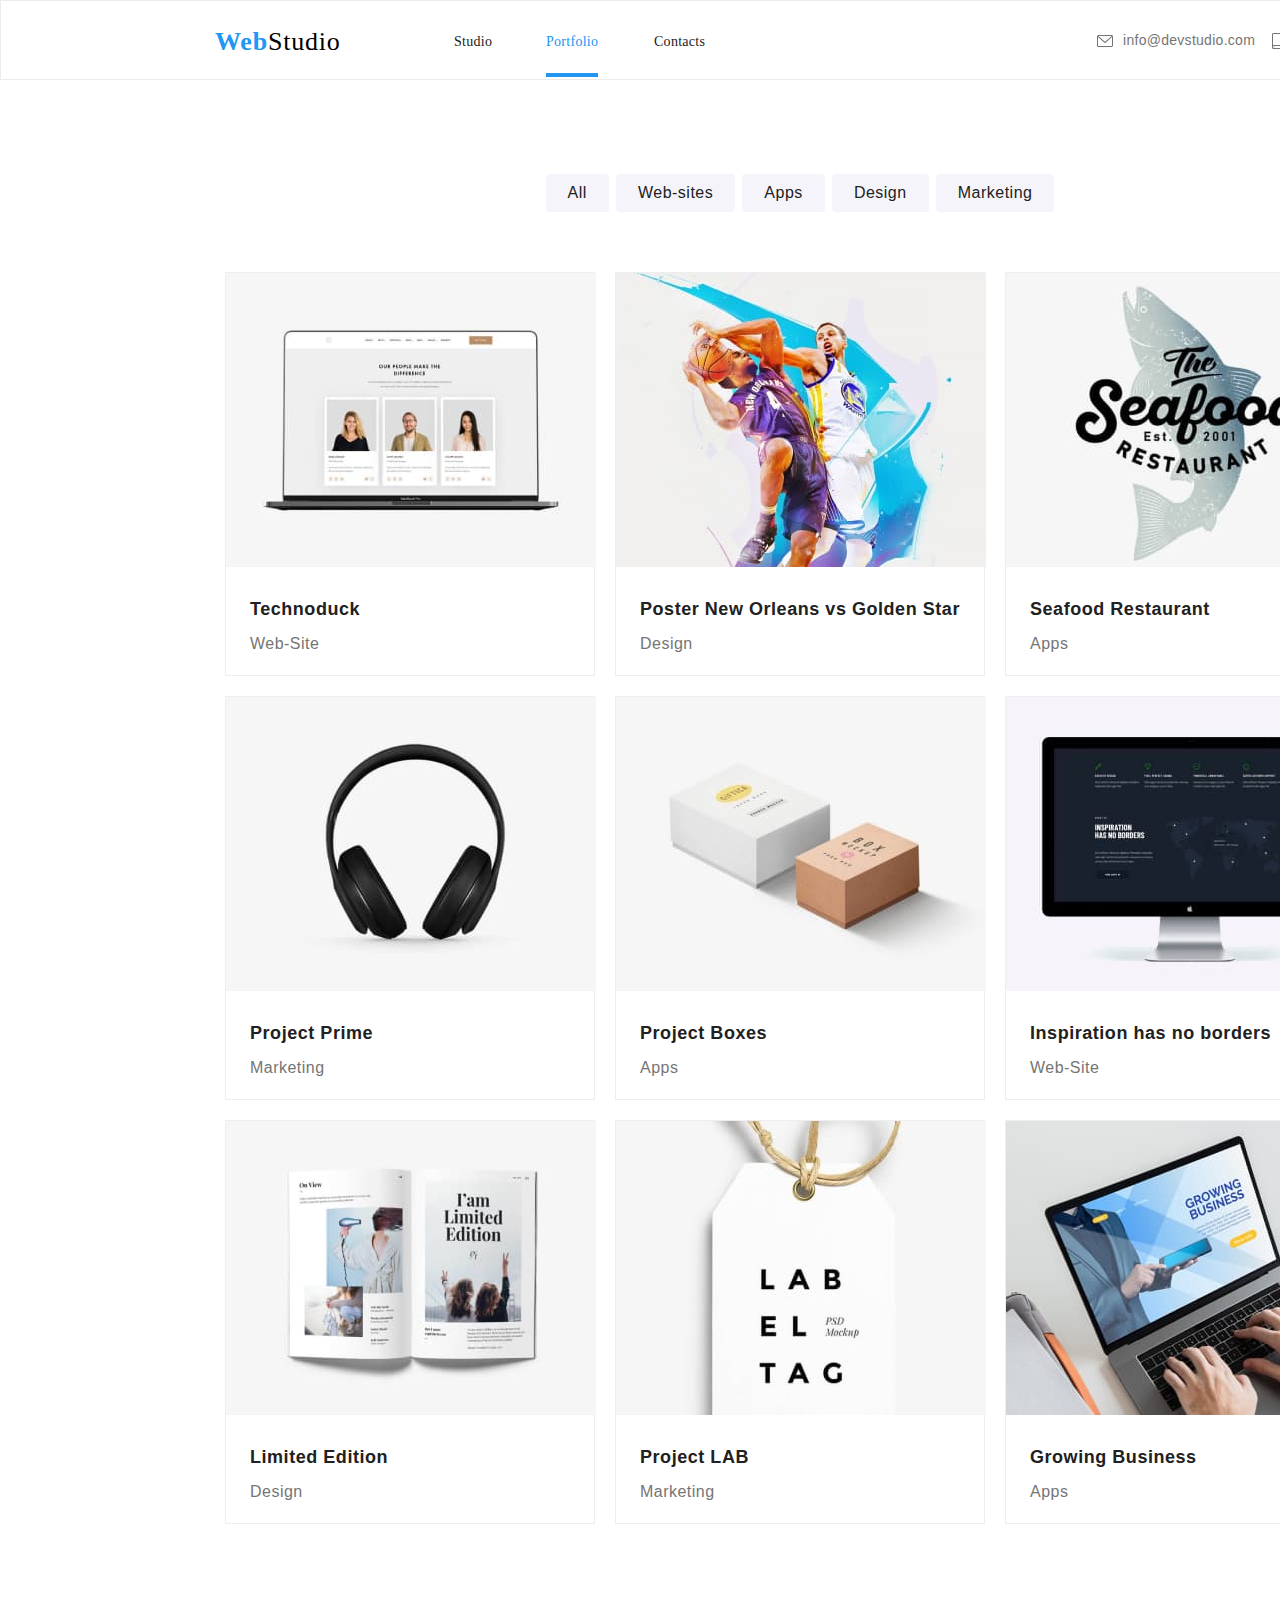
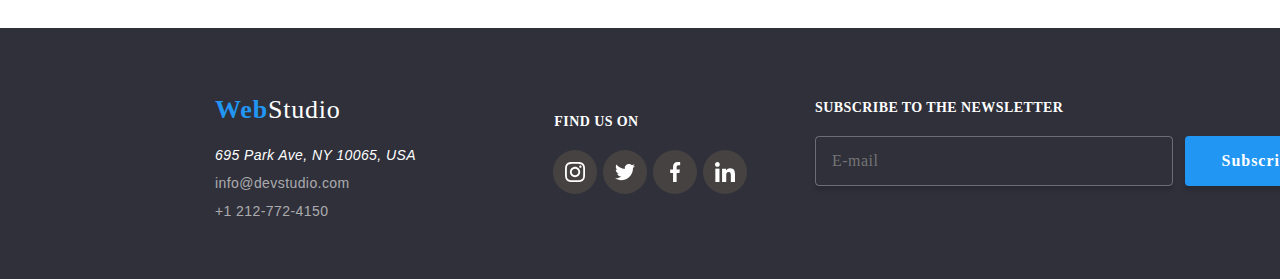
<file: portfolio.html>
<!DOCTYPE html>
<html lang="en">
  <head>
    <meta charset="UTF-8" />
    <meta name="viewport" content="width=device-width, initial-scale=1.0" />
    <title>Portfolio</title>
    <link rel="preconnect" href="https://fonts.googleapis.com" />
    <link rel="preconnect" href="https://fonts.gstatic.com" crossorigin />
    <link
      href="https://fonts.googleapis.com/css2?family=Montserrat&display=swap"
      rel="stylesheet"
    />
    <link rel="stylesheet" href="portfolio.css" />
  </head>
  <body>
    <!-- NAVBAR -->
    <div class="container">
      <nav>
        <a href="index.html" class="logo"
          ><span class="web_logo">Web</span>Studio</a
        >
        <ul class="navbar">
          <li id="Studio">
            <a class="navbar_btn" href="index.html" target="_blank">Studio</a>
          </li>
          <li id="Portfolio">
            <a class="navbar_btn" href="#"><span class="effect">Portfolio</span></a>
          </li>
          <li id="Contacts"><a class="navbar_btn" href="#">Contacts</a></li>
        </ul>
      </nav>

      <!-- MAIL&TEL BUTTONS -->
      <div class="mail-tel-btns">
        <ul>
          <li>
           <a id="mail" href="mailto:info@devstudio.com"><svg xmlns="http://www.w3.org/2000/svg" width="16" height="12" viewBox="0 0 16 12" fill="none">
            <path d="M14.5 0H1.50001C0.672854 0 0 0.672853 0 1.50001V10.5C0 11.3271 0.672854 12 1.50001 12H14.5C15.3271 12 16 11.3271 16 10.5V1.50001C16 0.672853 15.3271 0 14.5 0ZM14.5 0.999994C14.5679 0.999994 14.6325 1.01409 14.6916 1.0387L8 6.83838L1.30833 1.0387C1.36742 1.01412 1.43204 0.999994 1.49998 0.999994H14.5ZM14.5 11H1.50001C1.22414 11 0.999996 10.7759 0.999996 10.5V2.09521L7.67236 7.87792C7.76661 7.95944 7.8833 7.99999 8 7.99999C8.1167 7.99999 8.23339 7.95948 8.32764 7.87792L15 2.09521V10.5C15 10.7759 14.7759 11 14.5 11Z"/>
          </svg>info@devstudio.com </a>
            
          </li>
          <li >
            <a id="tel" href="tel:+1 212-772-4150"><svg xmlns="http://www.w3.org/2000/svg" width="10" height="16" viewBox="0 0 10 16" fill="none">
            <path d="M8.5 0H1.5C0.672848 0 0 0.672848 0 1.5V14.5C0 15.3272 0.672848 16 1.5 16H8.5C9.32715 16 10 15.3272 10 14.5V1.5C10 0.672848 9.32715 0 8.5 0ZM1.5 1H8.5C8.77588 1 9 1.22412 9 1.5V12H1V1.5C1 1.22412 1.22412 1 1.5 1ZM8.5 15H1.5C1.22412 15 1 14.7759 1 14.5V13H9V14.5C9 14.7759 8.77588 15 8.5 15Z" />
            <path d="M2.35355 13.7389C2.54882 13.9212 2.54882 14.2167 2.35355 14.399C2.15828 14.5812 1.84172 14.5812 1.64645 14.399C1.45118 14.2167 1.45118 13.9212 1.64645 13.7389C1.84172 13.5566 2.15828 13.5566 2.35355 13.7389Z" />
          </svg>+1 212-772-4150</a>
            </li>
        </ul>
      </div>

      <!-- Portfolio -->
      <div class="portfolio">
        <ul class="filters">
          <li>
            <button type="button"><p>All</p></button>
          </li>
          <li>
            <button type="button"><p>Web-sites</p></button>
          </li>
          <li>
            <button type="button"><p>Apps</p></button>
          </li>
          <li>
            <button type="button"><p>Design</p></button>
          </li>
          <li>
            <button type="button"><p>Marketing</p></button>
          </li>
        </ul>

        <ul class="projects">
          <li class="project">
            <img
              src="./images/technoduck.jpg"
              alt="Portfolio Example"
              width="370px"
              height="294px"
            />
            <div class="overlay-project">
              <p class="overlay-project-text">Technoduck is a state-of-the-art coronavirus distribution platform. Companies use this platform for digital espionage and attacks on competitors' secure servers.</p>
            </div>
            <h5>Technoduck</h5>
            <p>Web-Site</p>
          </li>
          <li class="project">
            <img
              src="./images/neworleans.jpg"
              alt="Portfolio Example"
              width="370px"
              height="294px"
            />
            <div class="overlay-project">
              <p class="overlay-project-text">Technoduck is a state-of-the-art coronavirus distribution platform. Companies use this platform for digital espionage and attacks on competitors' secure servers.</p>
            </div>
            <h5>Poster New Orleans vs Golden Star</h5>
            <p>Design</p>
          </li>
          <li class="project">
            <img
              src="./images/seafood.jpg"
              alt="Portfolio Example"
              width="370px"
              height="294px"
            />
            <div class="overlay-project">
              <p class="overlay-project-text">Technoduck is a state-of-the-art coronavirus distribution platform. Companies use this platform for digital espionage and attacks on competitors' secure servers.</p>
            </div>
            <h5>Seafood Restaurant</h5>
            <p>Apps</p>
          </li>
          <li class="project">
            <img
              src="./images/prime.jpg"
              alt="Portfolio Example"
              width="370px"
              height="294px"
            />
            <div class="overlay-project">
              <p class="overlay-project-text">Technoduck is a state-of-the-art coronavirus distribution platform. Companies use this platform for digital espionage and attacks on competitors' secure servers.</p>
            </div>
            <h5>Project Prime</h5>
            <p>Marketing</p>
          </li>
          <li class="project">
            <img
              src="./images/boxes.jpg"
              alt="Portfolio Example"
              width="370px"
              height="294px"
            />
            <div class="overlay-project">
              <p class="overlay-project-text">Technoduck is a state-of-the-art coronavirus distribution platform. Companies use this platform for digital espionage and attacks on competitors' secure servers.</p>
            </div>
            <h5>Project Boxes</h5>
            <p>Apps</p>
          </li>
          <li class="project">
            <img
              src="./images/noborders.jpg"
              alt="Portfolio Example"
              width="370px"
              height="294px"
            />
            <div class="overlay-project">
              <p class="overlay-project-text">Technoduck is a state-of-the-art coronavirus distribution platform. Companies use this platform for digital espionage and attacks on competitors' secure servers.</p>
            </div>
            <h5>Inspiration has no borders</h5>
            <p>Web-Site</p>
          </li>
          <li class="project">
            <img
              src="./images/limited.jpg"
              alt="Portfolio Example"
              width="370px"
              height="294px"
            />
            <div class="overlay-project">
              <p class="overlay-project-text">Technoduck is a state-of-the-art coronavirus distribution platform. Companies use this platform for digital espionage and attacks on competitors' secure servers.</p>
            </div>
            <h5>Limited Edition</h5>
            <p>Design</p>
          </li>
          <li class="project">
            <img
              src="./images/lab.jpg"
              alt="Portfolio Example"
              width="370px"
              height="294px"
            />
            <div class="overlay-project">
              <p class="overlay-project-text">Technoduck is a state-of-the-art coronavirus distribution platform. Companies use this platform for digital espionage and attacks on competitors' secure servers.</p>
            </div>
            <h5>Project LAB</h5>
            <p>Marketing</p>
          </li>
          <li class="project">
            <img
              src="./images/growing.jpg"
              alt="Portfolio Example"
              width="370px"
              height="294px"
            />
            <div class="overlay-project">
              <p class="overlay-project-text">Technoduck is a state-of-the-art coronavirus distribution platform. Companies use this platform for digital espionage and attacks on competitors' secure servers.</p>
            </div>
            <h5>Growing Business</h5>
            <p>Apps</p>
          </li>
        </ul>
      </div>

      <!-- FOOTER -->
      <footer>
        <a href="index.html" class="logo logo1"
          ><span class="web_logo">Web</span>Studio</a
        >
        <ul class="footer-list">
          <li><address>695 Park Ave, NY 10065, USA</address></li>
          <li>
            <a id="mail1" href="mailto:info@devstudio.com">info@devstudio.com</a>
          </li>
          <li id="tel1">+1 212-772-4150</li>
        </ul>
          <div class="find-us-on">
            <h2 id="social-media-title">Find us on</h2>
            <div class="social-media-logo">
              <a href="https://instagram.com" class="icon" aria-label="Instagram" >
                <svg>
                  <use href="./icons/symbol-defs.svg#icon-instagram"></use>
                </svg>
               </a>
               <a href="https://twitter.com" class="icon" aria-label="Twitter">
                <svg>
                  <use href="./icons/symbol-defs.svg#icon-twitter"></use>
                </svg>
               </a>
               <a href="https://facebook.com" class="icon" aria-label="FaceBook">
                <svg>
                  <use href="./icons/symbol-defs.svg#icon-facebook"></use>
                </svg>
               </a>
               <a href="https://linkedin.com" class="icon" aria-label="LinkedIn">
                <svg>
                  <use href="./icons/symbol-defs.svg#icon-linkedin"></use>
                </svg>
               </a>
            </div>
          </div>
        </ul>
        <label class="newsletter" for="">
          <span>Subscribe to the newsletter</span>
          <form class="newsletter-btn">
              <input type="email" name="newsletter" autocomplete="on" placeholder="E-mail" required>
              <button class="newsletter-subscribe" type="submit">Subscribe 
                <svg>
                  <use class="send-btn" href="./icons/icons.svg#icon send"></use>
                </svg>
              </button>
              
          </form>
        </label>
      </footer>
    </div>
  </body>
</html>
</file>
<file: style.css>
* {
  padding: 0;
  margin: 0;
  text-decoration: none;
  list-style: none;
  box-sizing: border-box;
}
body {
  font-family: "Roboto", sans-serif;
  position: relative;
  width: 1600px;
  height: 2930px;
  margin: auto;
  background: #ffffff;
}

/* LOGO */
.web_logo {
  color: #2196f3;
  line-height: 30.52px;
  font-weight: 700;
  font-family: Raleway;
}
a.logo {
  color: #000000;
  font-size: 26px;
  font-weight: 400;
  line-height: 35.96px;
  letter-spacing: 0.03em;
  font-family: Oleo Script;
  position: absolute;
  width: 145px;
  height: 31px;
  left: 215px;
  top: 24px;
}
a.logo:focus {
  outline: none;
}

/* NAVbar */
nav {
  height: 80px;
  width: 100%;
}
nav ul {
  float: right;
  position: absolute;
}
nav ul li {
  display: inline-block;
  line-height: 80px;
  margin: 0, 5px;
  color: #212121;
}

/* NAV Buttons */

#Portfolio {
  position: absolute;
  width: 58px;
  height: 16px;
  left: 545px;
  top: 32px;
  /* font-family: "Roboto"; */
  font-style: normal;
  font-weight: 500;
  font-size: 14px;
  line-height: 16px;
  letter-spacing: 0.02em;
}
#Contacts {
  position: absolute;
  width: 59px;
  height: 16px;
  left: 653px;
  top: 32px;
  /* font-family: "Roboto"; */
  font-style: normal;
  font-weight: 500;
  font-size: 14px;
  line-height: 16px;
  letter-spacing: 0.02em;
}
#Studio {
  position: absolute;
  width: 42px;
  height: 16px;
  left: 453px;
  top: 32px;
  /* font-family: "Roboto"; */
  font-style: normal;
  font-weight: 500;
  font-size: 14px;
  line-height: 16px;
  letter-spacing: 0.02em;
}

.mail-tel-btns svg {
  margin-right: 10px;
  fill: #757575;
  vertical-align: middle;
  transition: color 250ms cubic-bezier(0.4, 0, 0.2, 1);
}
.mail-tel-btns svg:hover {
  fill: #2196f3;
}

#mail {
  position: absolute;
  width: 161px;
  height: 16px;
  left: 1097px;
  top: 32px;
  /* font-family: "Roboto"; */
  font-style: normal;
  font-weight: 500;
  font-size: 14px;
  line-height: 16px;
  letter-spacing: 0.02em;
  color: #757575;
  transition: color 250ms cubic-bezier(0.4, 0, 0.2, 1);
}

#tel {
  position: absolute;
  width: 132px;
  height: 16px;
  left: 1272px;
  top: 32px;
  /* font-family: "Roboto"; */
  font-style: normal;
  font-weight: 500;
  font-size: 14px;
  line-height: 16px;
  letter-spacing: 0.02em;
  color: #757575;
  cursor: pointer;
  transition: color 250ms cubic-bezier(0.4, 0, 0.2, 1);
}
.navbar_btn {
  color: #212121;
  font-family: "Roboto";
  font-style: normal;
  font-weight: 500;
  font-size: 14px;
  line-height: 16px;
  letter-spacing: 0.02em;
  transition: color 250ms cubic-bezier(0.4, 0, 0.2, 1);
}

.navbar_btn:hover,
.navbar_btn:focus,
.navbar_btn.active {
  background: none;
  color: #2196f3;
  outline: none;
}

#mail:hover,
#mail:focus,
#tel:hover,
#tel:focus,
#mail.active,
#tel.active {
  background: none;
  color: #2196f3;
  fill: #2196f3;
  outline: none;
}

.effect {
  position: relative;
  color: #2196f3;
}

.effect::after {
  content: "";
  width: 100%;
  height: 4px;
  position: absolute;
  bottom: -28px;
  background: #2196f3;
  left: 0;
  color: #2196f3;
}

/* HEAD */

.head {
  background: url("images/Title.png");
  position: absolute;
  width: 1600px;
  height: 600px;
  left: 0px;
  top: 80px;
  text-align: center;
}

.head_title {
  position: absolute;
  width: 696px;
  height: 120px;
  left: 452px;
  /* top: 280px; */
  bottom: 280px;
  /* font-family: "Roboto"; */
  font-style: normal;
  font-weight: 900;
  font-size: 44px;
  line-height: 60px;
  /* or 136% */
  text-align: center;
  letter-spacing: 0.06em;
  text-transform: uppercase;
  color: #ffffff;
}
.request_btn {
  border: 1px solid #2196f3;
  color: white;
  padding-left: 15px;
  position: absolute;
  width: 161px;
  height: 30px;
  left: 720px;
  bottom: 200px;

  /* font-family: "Roboto"; */
  font-style: normal;
  font-weight: 700;
  font-size: 16px;
  line-height: 30px;

  display: flex;
  align-items: center;
  text-align: center;
  letter-spacing: 0.06em;

  position: absolute;
  width: 200px;
  height: 50px;
  left: 700px;
  bottom: 200px;
  background: #2196f3;
  box-shadow: 0px 4px 4px rgba(0, 0, 0, 0.15);
  border-radius: 4px;
  cursor: pointer;
}
.request_btn:focus {
  outline: none;
}
/* GROUP1 */
.article {
  position: absolute;
  width: 1170px;
  height: 251px;
  left: 215px;
  top: 774px;
  margin-bottom: 50px;
}

.card-set {
  display: flex;
  list-style: none;
  justify-content: space-around;
}

.svg-image {
  background-color: #f5f4fa;
  width: 270px;
  height: 120px;
  display: flex;
  justify-content: center;
  align-items: center;
  margin-bottom: 20px;
}

.item {
  flex-basis: calc((100% - 20px) / 5);

  padding: 5px;
  margin-right: 30px;
  background-color: #ffffff;
}

.item h2 {
  /* font-family: "Roboto"; */
  font-style: normal;
  font-weight: 700;
  font-size: 14px;
  line-height: 16px;
  letter-spacing: 0.03em;
  text-transform: uppercase;
  color: #212121;
  width: 270px;
  height: 16px;
}
.item p {
  padding-top: 10px;
  /* font-family: "Roboto"; */
  font-style: normal;
  font-weight: 400;
  font-size: 14px;
  line-height: 24px;
  /* or 171% */
  position: absolute;
  width: 270px;
  height: 75px;
  padding-right: 30px;

  letter-spacing: 0.03em;

  color: #757575;
}
/* WHATWEDO */
.what_we_do {
  position: absolute;
  width: 1170px;
  height: 386px;
  left: 215px;
  top: 1119px;
  margin-top: 30px;
}
#group1_title {
  /* position: absolute; */
  width: 198px;
  height: 42px;

  /* font-family: "Roboto"; */
  font-style: normal;
  font-weight: 700;
  font-size: 34px;
  line-height: 42px;
  text-align: center;
  color: #212121;
  margin: auto;
  margin-bottom: 50px;
}
.img-set {
  display: flex;
  margin: auto;
}

.img-set li {
  margin-right: 30px;
}

.label {
  background: rgba(47, 48, 58, 0.8);
  position: absolute;
  bottom: 0;
  width: 370px;
  height: 70px;
  display: flex;
  align-items: center;
  justify-content: center;
}
.label h2 {
  color: #fff;
  text-align: center;
  font-family: Roboto;
  font-size: 14px;
  font-style: normal;
  font-weight: 700;
  line-height: normal;
  letter-spacing: 0.42px;
  text-transform: uppercase;
}
/* FOOTER */
footer {
  position: absolute;
  width: 1600px;
  height: 251px;
  left: 0px;
  top: 2679px;

  background: #2f303a;
  display: flex;
  justify-content: center;
  align-items: center;
}

footer ul {
  position: absolute;
  width: 231px;
  height: 72px;
  left: 215px;
  top: 119px;
}

footer ul li {
  /* font-family: "Roboto"; */
  font-style: normal;
  font-weight: 400;
  font-size: 14px;
  line-height: 16px;
  letter-spacing: 0.03em;
  margin-bottom: 12px;
}

address {
  color: #ffffff;
  width: 207px;
  height: 16px;
}
#tel1 {
  color: rgba(255, 255, 255, 0.6);
  width: 231px;
  height: 16px;
}
#mail1 {
  color: rgba(255, 255, 255, 0.6);
  width: 231px;
  height: 16px;
}

.logo1 {
  padding-top: 40px;
}

a.logo1 {
  color: #ffffff;
}

footer .find-us-on {
  width: 206px;
  height: 80px;
  position: absolute;
  top: 72px;
  left: 516px;
}

#social-media-title {
  color: #ffffff;
  width: 99px;
  height: 16px;
  margin-bottom: 20px;
  font-family: Roboto;
  font-size: 14px;
  font-weight: 700;
  line-height: 16px;
  letter-spacing: 0.03em;
  text-align: center;
  text-transform: uppercase;
}
footer .social-media-logo {
  display: flex;
  justify-content: space-evenly;
  align-items: center;
}
footer .social-media-logo .icon {
  width: 44px;
  height: 44px;
  border-radius: 50%;
  background-color: rgb(70, 66, 66);
  color: #ffffff;
  gap: 10px;
}

/* Newsletter footer */

.newsletter {
  display: flex;
  flex-direction: column;
  align-items: flex-start;
  position: absolute;
  top: 72px;
  left: 815px;
}

.newsletter span {
  color: #fff;
  font-family: Roboto;
  font-size: 14px;
  font-style: normal;
  font-weight: 700;
  line-height: normal;
  letter-spacing: 0.42px;
  text-transform: uppercase;
  margin-bottom: 20px;
}

.newsletter .newsletter-btn {
  display: flex;
  flex-direction: row;
  align-items: center;
}

.newsletter .newsletter-btn input {
  width: 358px;
  height: 50px;
  flex-shrink: 0;
  border-radius: 4px;
  border: 1px solid rgba(255, 255, 255, 0.3);
  background: rgba(33, 150, 243, 0);
  box-shadow: 0px 4px 4px 0px rgba(0, 0, 0, 0.15);
  margin-right: 12px;
  padding: 15px 0 15px 16px;

  color: rgba(255, 255, 255, 0.6);
  font-family: Roboto;
  font-size: 16px;
  font-style: normal;
  font-weight: 400;
  line-height: 20px; /* 125% */
  letter-spacing: 0.48px;
  cursor: pointer;
  transition: color 250ms cubic-bezier(0.4, 0, 0.2, 1);
}

.newsletter .newsletter-btn .newsletter-subscribe {
  display: flex;
  color: #fff;
  background-color: #2196f3;
  position: relative;
  padding: 10px;
  width: 200px;
  height: 50px;
  justify-content: space-evenly;
  align-items: center;
  border-radius: 4px;
  border: #2196f3;
  box-shadow: 0px 4px 4px 0px rgba(0, 0, 0, 0.15);
  color: #fff;
  text-align: center;
  font-family: Roboto;
  font-size: 16px;
  font-style: normal;
  font-weight: 700;
  line-height: 30px; /* 187.5% */
  letter-spacing: 0.96px;
  cursor: pointer;
  outline: none;
  transition: color 250ms cubic-bezier(0.4, 0, 0.2, 1);
}

.newsletter .newsletter-btn .newsletter-subscribe svg {
  width: 24px;
  height: 24px;
}

.newsletter .newsletter-btn input:hover,
.newsletter .newsletter-btn input:focus {
  border-color: #2196f3;
  outline: none;
}

/* OUR TEAM */

section {
  position: absolute;
  width: 1600px;
  height: 708px;
  left: 0px;
  top: 1599px;
  text-align: center;
  background: #f5f4fa;
  padding-top: 94px;
  font-style: normal;
  font-weight: 700;
  font-size: 25px;
  line-height: 42px;
  text-align: center;
  letter-spacing: 0.03em;

  color: #212121;
}

.team {
  display: flex;
  position: relative;
  width: 1170px;
  height: 368px;
  margin: auto;
  padding-top: 50px;
}
.card {
  background-color: #ffffff;
  margin: auto;
  width: 270px;
  height: 428px;
  box-shadow: 0px 1px 3px rgba(0, 0, 0, 0.12), 0px 1px 1px rgba(0, 0, 0, 0.14),
    0px 2px 1px rgba(0, 0, 0, 0.2);
  border-radius: 0px 0px 4px 4px;

  /* font-family: "Roboto"; */
  font-style: normal;
  font-weight: 400;
  font-size: 16px;
  line-height: 19px;
  /* identical to box height */

  text-align: center;
  letter-spacing: 0.03em;
  color: #757575;
}

h5 {
  /* font-family: "Roboto"; */
  font-style: normal;
  font-weight: 700;
  font-size: 16px;
  line-height: 19px;
  /* identical to box height */

  letter-spacing: 0.03em;

  color: #212121;
  padding: 10px;
}

section img {
  padding-bottom: 20px;
}
.social-media-logo {
  width: 206px;
  height: 50px;
  margin-top: 15px;
  display: flex;
  align-content: center;
  justify-content: space-evenly;
  align-items: flex-end;
  margin-left: auto;
  margin-right: auto;
}
.social-media-logo .icon {
  width: 44px;
  height: 44px;
  display: flex;
  justify-content: center;
  align-items: center;
  color: #afb1b8;
  transition: color 250ms cubic-bezier(0.4, 0, 0.2, 1);
}
.social-media-logo svg {
  fill: white;
  width: 20px;
  height: 20px;
  gap: 10px;
}

.social-media-logo .icon:hover,
.social-media-logo .icon:focus {
  color: white;
  background-color: #2196f3;
  border-radius: 50%;
  outline: none;
}

/* REGULAR CUSTOMERS */
.regular-customer {
  position: absolute;
  width: 1170px;
  height: 184px;
  top: 2401px;
  left: 215px;
}
.regular-customer .regular-title {
  text-align: center;
  color: #212121;
  text-align: center;
  font-family: Roboto;
  font-size: 36px;
  font-style: normal;
  font-weight: 700;
  line-height: normal;
  letter-spacing: 1.08px;
  margin-bottom: 35px;
}
.regular-customer .regular-customers-logo {
  display: flex;
  justify-content: space-evenly;
}

.regular-customers-svg {
  border: 1px solid #afb1b8;
  border-radius: 4px;
  margin: 15px;
  width: 170px;
  height: 92px;
  flex-shrink: 0;
  cursor: pointer;
  fill: #afb1b8;
  transition: fill 250ms cubic-bezier(0.4, 0, 0.2, 1);
}
.regular-customer-image {
  margin: 16px 32px;
  fill: #afb1b8;
  transition: fill 250ms cubic-bezier(0.4, 0, 0.2, 1);
}

.regular-customers-svg:hover {
  border-color: #2196f3;
}
.regular-customer-image:hover {
  fill: #2196f3;
}
.regular-customer .regular-grid {
  display: flex;
}

/* FORM MODAL */

form {
  display: flex;
  flex-direction: column;
  gap: 3px;
}

form label {
  margin-right: 30px;
  margin-left: 30px;
}

form label svg {
  width: 18px;
  height: 18px;
  flex-shrink: 0;
  position: relative;
  bottom: 29px;
  left: 12px;
}

form input {
  width: 448px;
  height: 40px;
  flex-shrink: 0;
  border-radius: 4px;
  border: 1px solid rgba(33, 33, 33, 0.2);
  cursor: pointer;
  /* position: relative; */
  padding-left: 42px;
}

form textarea {
  width: 448px;
  height: 120px;
  flex-shrink: 0;
  border-radius: 4px;
  border: 1px solid rgba(33, 33, 33, 0.2);
  cursor: pointer;
  padding: 12px 16px;
  color: rgba(117, 117, 117, 0.5);
  font-family: Roboto;
  font-size: 14px;
  font-style: normal;
  font-weight: 400;
  line-height: normal;
  letter-spacing: 0.14px;
}

form textarea:focus,
form textarea:hover {
  outline: none;
  border: 1px solid #2196f3;
}

form input:hover,
form input:focus {
  border: 1px solid #2196f3;
  outline: none;
}

form label input:focus + svg,
form label input:hover + svg {
  fill: #2196f3;
}

form .modal-title {
  display: flex;
  width: 448px;
  color: #212121;
  text-align: center;
  font-family: Roboto;
  font-size: 20px;
  font-style: normal;
  font-weight: 700;
  line-height: normal;
  letter-spacing: 0.6px;
  margin: 20px 40px 10px 40px;
}

form .label-text {
  color: #757575;
  font-family: Roboto;
  font-size: 12px;
  font-style: normal;
  font-weight: 400;
  line-height: normal;
  letter-spacing: 0.12px;
  /* margin-bottom: 4px; */
}

.terms-cond-text {
  display: flex;
  justify-content: center;
  align-items: baseline;
  margin-top: 10px;
  margin-bottom: 15px;
}
.terms-cond-text .checkbox {
  width: 16px;
  height: 15px;
  flex-shrink: 0;
  margin-right: 8px;
}
.terms-cond-text .checkbox-text {
  color: #757575;
  font-family: Roboto;
  font-size: 14px;
  font-style: normal;
  font-weight: 400;
  line-height: 24px; /* 171.429% */
  letter-spacing: 0.42px;
}

label .terms-cond {
  color: #2196f3;
  font-family: Roboto;
  font-size: 14px;
  font-style: normal;
  font-weight: 400;
  line-height: 24px;
  letter-spacing: 0.42px;
  text-decoration-line: underline;
}

.submit-btn {
  width: 200px;
  height: 50px;
  flex-shrink: 0;
  color: #fff;
  text-align: center;
  font-family: Roboto;
  font-size: 16px;
  font-style: normal;
  font-weight: 700;
  line-height: 30px; /* 187.5% */
  letter-spacing: 0.96px;
  padding: 10px 80px;
  background-color: #2196f3;
  border: #2196f3;
  border-radius: 4px;
  box-shadow: 0px 4px 4px 0px rgba(0, 0, 0, 0.15);
  cursor: pointer;
  margin: auto;
}

/* MODAL */

.modal {
  position: fixed;
  top: 0;
  left: 0;
  width: 100vw;
  height: 100vh;
  display: flex;
  justify-content: center;
  align-items: center;
  transition: transform 250ms cubic-bezier(0.4, 0, 0.2, 1);
  border-radius: 4px;
  box-shadow: 0px 2px 1px 0px rgba(0, 0, 0, 0.2),
    0px 1px 1px 0px rgba(0, 0, 0, 0.14), 0px 1px 3px 0px rgba(0, 0, 0, 0.12);
  backdrop-filter: blur(2px);
}

.modal-content {
  padding: 16px;
  background-color: #ffffff;
  width: 528px;
  margin: 0 auto;
  height: 581px;
  position: relative;
}

.is-hidden {
  visibility: hidden;
  transform: scale(1.1);
}

.close-btn {
  background-color: #fff;
  border: 1px solid rgba(0, 0, 0, 0.1);
  color: black;
  cursor: pointer;
  outline: none;
  position: absolute;
  right: 8px;
  top: 8px;
  padding: 6px;
  border-radius: 50%;
  display: flex;
  align-items: center;
  justify-content: center;
  transition: color 250ms cubic-bezier(0.4, 0, 0.2, 1);
}

.close-btn:hover {
  fill: #2196f3;
}

/* .close-btn:focus,
.close-btn:hover {
  background-color: red;
} */
</file>
<file: portfolio.css>
* {
  padding: 0;
  margin: 0;
  text-decoration: none;
  list-style: none;
  box-sizing: border-box;
}
body {
  font-family: "Roboto", sans-serif;
  position: relative;
  width: 1600px;
  height: 1879px;
  margin: auto;
  background: #ffffff;
}

/* LOGO */
.web_logo {
  color: #2196f3;
  line-height: 30.52px;
  font-weight: 700;
  font-family: Raleway;
}
a.logo {
  color: #000000;
  font-size: 26px;
  font-weight: 400;
  line-height: 35.96px;
  letter-spacing: 0.03em;
  font-family: Oleo Script;
  position: absolute;
  width: 145px;
  height: 31px;
  left: 215px;
  top: 24px;
}

a.logo:focus {
  outline: none;
}

nav {
  height: 80px;
  width: 100%;
  border: 1px solid #ececec;
}
nav ul {
  float: right;
  position: absolute;
}
nav ul li {
  display: inline-block;
  line-height: 80px;
  margin: 0, 5px;
}

/* NAV Buttons */
#Portfolio {
  position: absolute;
  width: 58px;
  height: 16px;
  left: 545px;
  top: 32px;
  /* font-family: "Roboto"; */
  font-style: normal;
  font-weight: 500;
  font-size: 14px;
  line-height: 16px;
  letter-spacing: 0.02em;
}
#Contacts {
  position: absolute;
  width: 59px;
  height: 16px;
  left: 653px;
  top: 32px;
  /* font-family: "Roboto"; */
  font-style: normal;
  font-weight: 500;
  font-size: 14px;
  line-height: 16px;
  letter-spacing: 0.02em;
  color: black;
}
#Studio {
  position: absolute;
  width: 42px;
  height: 16px;
  left: 453px;
  top: 32px;
  /* font-family: "Roboto"; */
  font-style: normal;
  font-weight: 500;
  font-size: 14px;
  line-height: 16px;
  letter-spacing: 0.02em;
  color: black;
}

.mail-tel-btns svg {
  margin-right: 10px;
  fill: #757575;
  vertical-align: middle;
}
.mail-tel-btns svg:hover {
  fill: #2196f3;
}

#mail {
  position: absolute;
  width: 161px;
  height: 16px;
  left: 1097px;
  top: 32px;
  /* font-family: "Roboto"; */
  font-style: normal;
  font-weight: 500;
  font-size: 14px;
  line-height: 16px;
  letter-spacing: 0.02em;
  color: #757575;
}

#tel {
  position: absolute;
  width: 132px;
  height: 16px;
  left: 1272px;
  top: 32px;
  /* font-family: "Roboto"; */
  font-style: normal;
  font-weight: 500;
  font-size: 14px;
  line-height: 16px;
  letter-spacing: 0.02em;
  color: #757575;
  cursor: pointer;
}
.navbar_btn {
  color: #212121;
  font-family: "Roboto";
  font-style: normal;
  font-weight: 500;
  font-size: 14px;
  line-height: 16px;
  letter-spacing: 0.02em;
}

.navbar_btn:hover,
.navbar_btn:focus,
.navbar_btn.active {
  background: none;
  color: #2196f3;
  outline: none;
}

#mail:hover,
#tel:hover,
#mail:focus,
#tel:focus,
#mail.active {
  background: none;
  color: #2196f3;
  outline: none;
}
.effect {
  position: relative;
  color: #2196f3;
}

.effect::after {
  content: "";
  width: 100%;
  height: 4px;
  position: absolute;
  bottom: -28px;
  background: #2196f3;
  left: 0;
  color: #2196f3;
}

/* Portfolio */
.portfolio {
  position: absolute;
  width: 1170px;
  height: 1360px;
  left: 215px;
  top: 174px;
}

div .filters {
  display: flex;
  width: 516px;
  height: 38px;
  left: 542px;
  /* background-color: aqua; */
  margin: auto;
}

.filters li {
  margin: auto;
}

button {
  background: #f5f4fa;
  border-radius: 4px;
  border: #f5f4fa;
  padding: 6px 22px;
  color: #212121;
  /* font-family: "Roboto"; */
  font-style: normal;
  font-weight: 500;
  font-size: 16px;
  line-height: 26px;

  text-align: center;
  letter-spacing: 0.03em;
  cursor: pointer;
}

button:hover,
button:focus {
  background: #2196f3;
  color: #ffffff;
  outline: none;
}

.projects {
  display: flex;
  flex-wrap: wrap;
  margin-top: 50px;
}
.project {
  background: #ffffff;
  border: 1px solid #eeeeee;
  margin: 10px;
  width: 370px;
  height: 404px;
  cursor: pointer;
  position: relative;
  transition: 250ms cubic-bezier(0.4, 0, 0.2, 1);
}
.project:hover {
  box-shadow: 1px 4px 6px 0px rgba(0, 0, 0, 0.16),
    0px 4px 4px 0px rgba(0, 0, 0, 0.06), 0px 1px 1px 0px rgba(0, 0, 0, 0.12);
}

.overlay-project {
  width: 370px;
  height: 0;
  flex-shrink: 0;
  background: rgba(33, 150, 243, 0.9);
  position: absolute;
  transition: 250ms cubic-bezier(0.4, 0, 0.2, 1);
  bottom: 108px;
  overflow: hidden;
  width: 100%;
}

.overlay-project .overlay-project-text {
  color: #fff;
  font-family: Roboto;
  font-size: 18px;
  font-style: normal;
  font-weight: 400;
  line-height: 28px;
  letter-spacing: 0.54px;
  margin: 63px 24px 91px;
}

.project:hover .overlay-project {
  height: 294px;
}

.project h5 {
  width: 350px;
  height: 36px;
  /* font-family: "Roboto"; */
  font-style: normal;
  font-weight: 700;
  font-size: 18px;
  line-height: 36px;
  /* identical to box height, or 200% */

  letter-spacing: 0.03em;

  color: #212121;
  margin: 20px 24px 2px;
}
.project p {
  width: 322px;
  height: 30px;
  /* font-family: "Roboto"; */
  font-style: normal;
  font-weight: 400;
  font-size: 16px;
  line-height: 30px;
  /* identical to box height, or 188% */

  letter-spacing: 0.03em;

  color: #757575;
  margin: 2px 24px 20px 24px;
}
/* FOOTER */
footer {
  position: absolute;
  width: 1600px;
  height: 251px;
  left: 0px;
  top: 1628px;

  background: #2f303a;
  display: flex;
  justify-content: center;
  align-items: center;
}

footer ul {
  position: absolute;
  width: 231px;
  height: 72px;
  left: 215px;
  top: 119px;
}

footer ul li {
  /* font-family: "Roboto"; */
  font-style: normal;
  font-weight: 400;
  font-size: 14px;
  line-height: 16px;
  letter-spacing: 0.03em;
  margin-bottom: 12px;
}

address {
  color: #ffffff;
  width: 207px;
  height: 16px;
}
#tel1 {
  color: rgba(255, 255, 255, 0.6);
  width: 231px;
  height: 16px;
}
#mail1 {
  color: rgba(255, 255, 255, 0.6);
  width: 231px;
  height: 16px;
}

#mail1:hover,
#tel1:hover,
#mail1:focus,
#tel1:focus,
#mail1.active {
  background: none;
  outline: none;
}

.logo1 {
  padding-top: 40px;
}

a.logo1 {
  color: #ffffff;
}

footer .find-us-on {
  width: 206px;
  height: 80px;
  margin-left: -300px;
}

#social-media-title {
  color: #ffffff;
  width: 99px;
  height: 16px;
  margin-bottom: 20px;
  font-family: Roboto;
  font-size: 14px;
  font-weight: 700;
  line-height: 16px;
  letter-spacing: 0.03em;
  text-align: center;
  text-transform: uppercase;
}
footer .social-media-logo {
  display: flex;
  justify-content: space-evenly;
  align-items: center;
  width: 206px;
  height: 44px;
}
footer .social-media-logo .icon {
  width: 44px;
  height: 44px;
  border-radius: 50%;
  background-color: rgb(70, 66, 66);
  color: #ffffff;
  gap: 10px;
}
.social-media-logo {
  width: 206px;
  height: 50px;
  margin-top: 15px;
  display: flex;
  align-content: center;
  justify-content: space-evenly;
  align-items: flex-end;
  margin-left: auto;
  margin-right: auto;
}
.social-media-logo .icon {
  width: 44px;
  height: 44px;
  display: flex;
  justify-content: center;
  align-items: center;
  color: #afb1b8;
}

footer .social-media-logo svg {
  fill: white;
  width: 20px;
  height: 20px;
  gap: 10px;
}

.social-media-logo .icon:hover,
.social-media-logo .icon:focus {
  color: white;
  background-color: #2196f3;
  border-radius: 50%;
  outline: none;
}

/* Newsletter footer */

.newsletter {
  display: flex;
  flex-direction: column;
  align-items: flex-start;
  position: absolute;
  top: 72px;
  left: 815px;
}

.newsletter span {
  color: #fff;
  font-family: Roboto;
  font-size: 14px;
  font-style: normal;
  font-weight: 700;
  line-height: normal;
  letter-spacing: 0.42px;
  text-transform: uppercase;
  margin-bottom: 20px;
}

.newsletter .newsletter-btn {
  display: flex;
  flex-direction: row;
  align-items: center;
}

.newsletter .newsletter-btn input {
  width: 358px;
  height: 50px;
  flex-shrink: 0;
  border-radius: 4px;
  border: 1px solid rgba(255, 255, 255, 0.3);
  background: rgba(33, 150, 243, 0);
  box-shadow: 0px 4px 4px 0px rgba(0, 0, 0, 0.15);
  margin-right: 12px;
  padding: 15px 0 15px 16px;

  color: rgba(255, 255, 255, 0.6);
  font-family: Roboto;
  font-size: 16px;
  font-style: normal;
  font-weight: 400;
  line-height: 20px; /* 125% */
  letter-spacing: 0.48px;
  cursor: pointer;
  transition: color 250ms cubic-bezier(0.4, 0, 0.2, 1);
}

.newsletter .newsletter-btn .newsletter-subscribe {
  display: flex;
  color: #fff;
  background-color: #2196f3;
  position: relative;
  padding: 10px;
  width: 200px;
  height: 50px;
  justify-content: space-evenly;
  align-items: center;
  border-radius: 4px;
  border: #2196f3;
  box-shadow: 0px 4px 4px 0px rgba(0, 0, 0, 0.15);
  color: #fff;
  text-align: center;
  font-family: Roboto;
  font-size: 16px;
  font-style: normal;
  font-weight: 700;
  line-height: 30px; /* 187.5% */
  letter-spacing: 0.96px;
  cursor: pointer;
  outline: none;
  transition: color 250ms cubic-bezier(0.4, 0, 0.2, 1);
}

.newsletter .newsletter-btn .newsletter-subscribe svg {
  width: 24px;
  height: 24px;
}

.newsletter .newsletter-btn input:hover,
.newsletter .newsletter-btn input:focus {
  border-color: #2196f3;
  outline: none;
}
</file>
